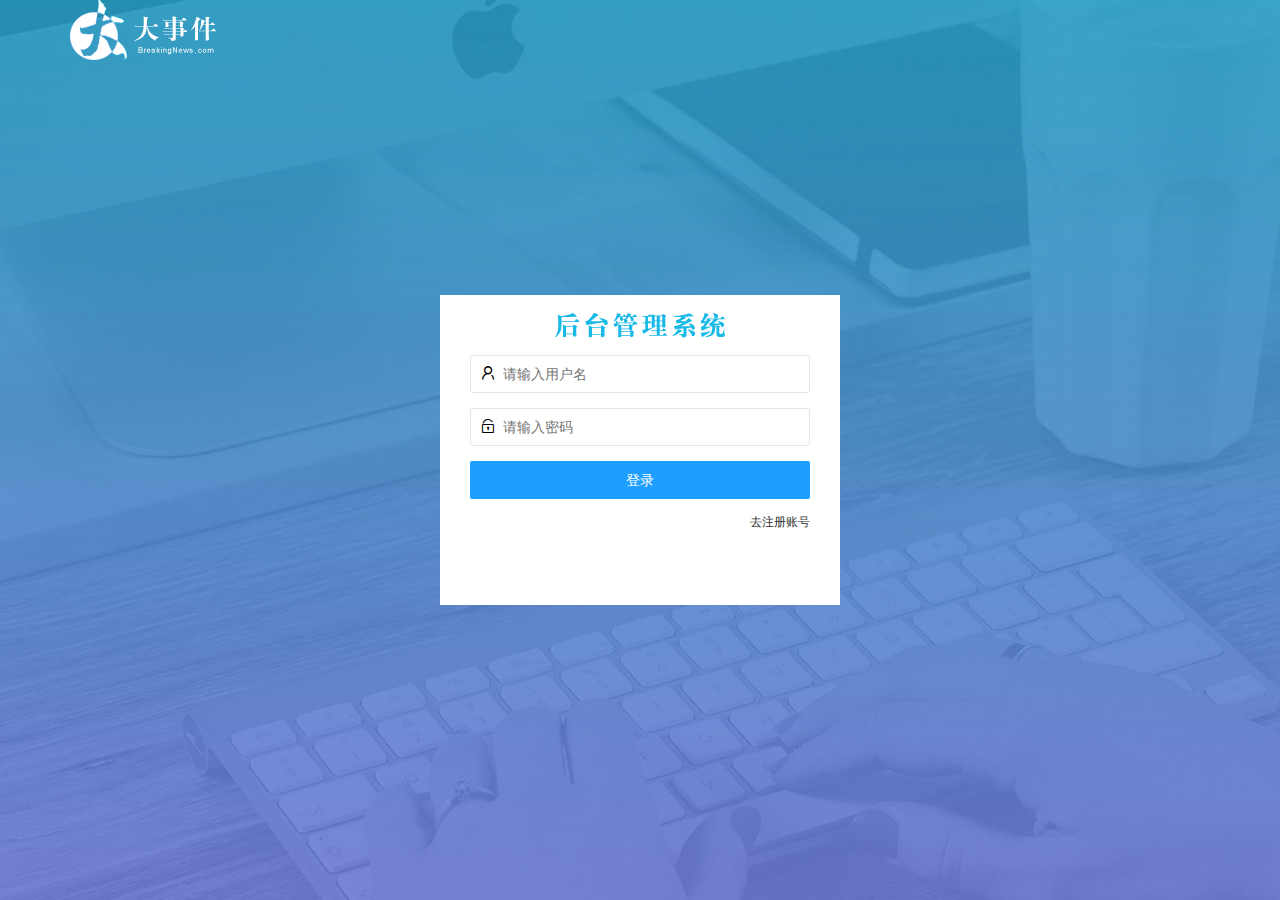
<file: login.html>
<!DOCTYPE html>
<html lang="en">

<head>
    <meta charset="UTF-8" />
    <meta http-equiv="X-UA-Compatible" content="IE=edge" />
    <meta name="viewport" content="width=device-width, initial-scale=1.0" />
    <title>大事件-登录</title>
    <!-- 导入 LayUI 样式 -->
    <link rel="stylesheet" href="./assets/lib/layui/css/layui.css" />
    <!-- 导入自定义样式 -->
    <link rel="stylesheet" href="./assets/css/login.css" />
</head>

<body>
    <!-- 头部 logo 区域 -->
    <div class="layui-main">
        <img src="/assets/images/logo.png" alt="" />
    </div>

    <!-- 登录注册区域 -->
    <!-- 登录注册区域 -->
    <div class="loginAndRegBox">
        <!-- 登录标题 -->
        <div class="title-box"></div>
        <!-- 登录 -->
        <div class="login-box">
            <!-- <a href="javascript:;" id="link_reg">去注册账号</a> -->
            <form class="layui-form" id="form_login">

                <!-- 用户名 -->
                <div class="layui-form-item">
                    <i class="layui-icon layui-icon-username"></i>
                    <input type="text" name="username" required lay-verify="required" placeholder="请输入用户名"
                        autocomplete="off" class="layui-input" />
                </div>

                <!-- 密码 -->
                <div class="layui-form-item">
                    <i class="layui-icon layui-icon-password"></i>
                    <input type="password" name="password" required lay-verify="required|password" placeholder="请输入密码"
                        autocomplete="off" class="layui-input" />
                </div>

                <!-- 登录按钮 -->
                <div class="layui-form-item">
                    <!-- 注意：表单提交按钮和普通按钮的区别，就是 lay-submit 属性 -->
                    <button class="layui-btn layui-btn-normal layui-btn-fluid" lay-submit>
                        登录
                    </button>
                </div>
                <div class="layui-form-item link">
                    <a href="javascript:;" id="link_reg">去注册账号</a>
                </div>
            </form>
        </div>
        <!-- 注册 -->
        <div class="reg-box">
            <!-- <a href="javascript:;" id="link_login">去登录</a> -->
            <form class="layui-form" id="form_reg">
                <!-- 用户名 -->
                <div class="layui-form-item">
                    <i class="layui-icon layui-icon-username"></i>
                    <input type="text" name="username" required lay-verify="required" placeholder="请输入用户名"
                        autocomplete="off" class="layui-input" />
                </div>

                <!-- 密码 -->
                <div class="layui-form-item">
                    <i class="layui-icon layui-icon-password"></i>
                    <input type="password" name="password" required lay-verify="required|password" placeholder="请输入密码"
                        autocomplete="off" class="layui-input" />
                </div>

                <!-- 确认密码 -->
                <div class="layui-form-item">
                    <i class="layui-icon layui-icon-password"></i>
                    <input type="password" name="repassword" required lay-verify="required|repwd" placeholder="再次确认密码"
                        autocomplete="off" class="layui-input" />
                </div>

                <!-- 注册按钮 -->
                <div class="layui-form-item">
                    <!-- 注意：表单提交按钮和普通按钮的区别，就是 lay-submit 属性 -->
                    <button class="layui-btn layui-btn-normal layui-btn-fluid" lay-submit>
                        注册
                    </button>
                </div>
                <div class="layui-form-item link">
                    <a href="javascript:;" id="link_login">去登录</a>
                </div>
            </form>
        </div>
    </div>
</body>
<script src="./assets/lib/jquery.js"></script>
<script src="./assets/lib/layui/layui.all.js"></script>
<script src="./assets/js/baseAPI.js"></script>
<script src="./assets/js/login.js"></script>

</html>
</file>
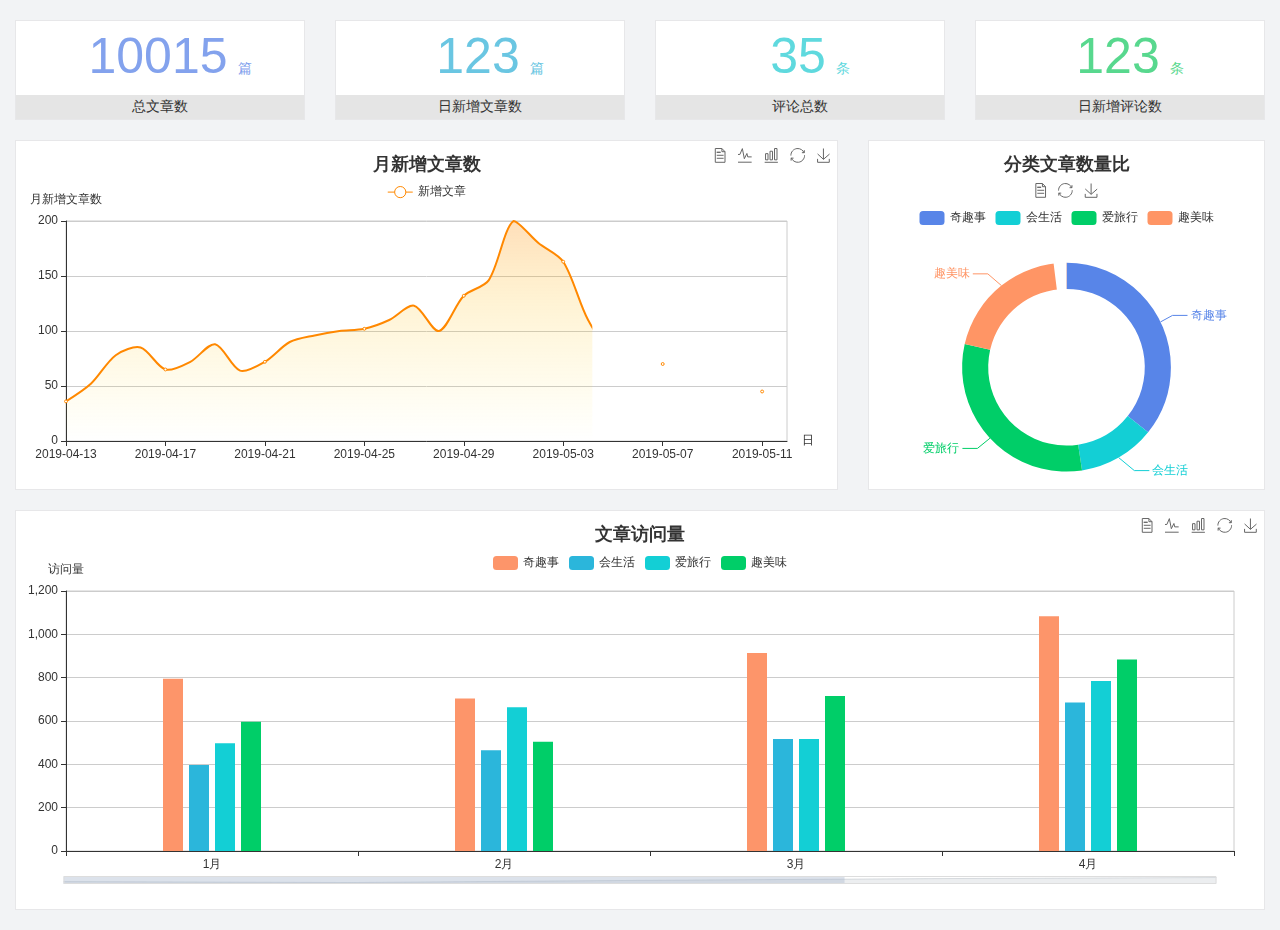
<file: home/dashboard.html>
<!DOCTYPE html>
<html lang="en">

<head>
  <meta charset="UTF-8">
  <meta name="viewport" content="width=device-width, initial-scale=1.0">
  <meta http-equiv="X-UA-Compatible" content="ie=edge">
  <title>图表统计</title>
  <link rel="stylesheet" href="../../assets/lib/bootstrap.css" />
  <link rel="stylesheet" href="../../assets/lib/main.css" />
  <script src="../../assets/lib/jquery.js"></script>
  <script type="text/javascript" src="../../assets/lib/echarts.min.js"></script>
</head>

<body>
  <div class="container-fluid">
    <div class="row spannel_list">
      <div class="col-sm-3 col-xs-6">
        <div class="spannel">
          <em>10015</em><span>篇</span>
          <b>总文章数</b>
        </div>
      </div>
      <div class="col-sm-3 col-xs-6">
        <div class="spannel scolor01">
          <em>123</em><span>篇</span>
          <b>日新增文章数</b>
        </div>
      </div>
      <div class="col-sm-3 col-xs-6">
        <div class="spannel scolor02">
          <em>35</em><span>条</span>
          <b>评论总数</b>
        </div>
      </div>
      <div class="col-sm-3 col-xs-6">
        <div class="spannel scolor03">
          <em>123</em><span>条</span>
          <b>日新增评论数</b>
        </div>
      </div>
    </div>
  </div>

  <div class="container-fluid">
    <div class="row curve-pie">
      <div class="col-lg-8 col-md-8">
        <div class="gragh_pannel" id="curve_show"></div>
      </div>
      <div class="col-lg-4 col-md-4">
        <div class="gragh_pannel" id="pie_show"></div>
      </div>
    </div>
  </div>

  <div class="container-fluid">
    <div class="column_pannel" id="column_show"></div>
  </div>

  <script>
    var oChart = echarts.init(document.getElementById('curve_show'));
    var aList_all = [
      { 'count': 36, 'date': '2019-04-13' },
      { 'count': 52, 'date': '2019-04-14' },
      { 'count': 78, 'date': '2019-04-15' },
      { 'count': 85, 'date': '2019-04-16' },
      { 'count': 65, 'date': '2019-04-17' },
      { 'count': 72, 'date': '2019-04-18' },
      { 'count': 88, 'date': '2019-04-19' },
      { 'count': 64, 'date': '2019-04-20' },
      { 'count': 72, 'date': '2019-04-21' },
      { 'count': 90, 'date': '2019-04-22' },
      { 'count': 96, 'date': '2019-04-23' },
      { 'count': 100, 'date': '2019-04-24' },
      { 'count': 102, 'date': '2019-04-25' },
      { 'count': 110, 'date': '2019-04-26' },
      { 'count': 123, 'date': '2019-04-27' },
      { 'count': 100, 'date': '2019-04-28' },
      { 'count': 132, 'date': '2019-04-29' },
      { 'count': 146, 'date': '2019-04-30' },
      { 'count': 200, 'date': '2019-05-01' },
      { 'count': 180, 'date': '2019-05-02' },
      { 'count': 163, 'date': '2019-05-03' },
      { 'count': 110, 'date': '2019-05-04' },
      { 'count': 80, 'date': '2019-05-05' },
      { 'count': 82, 'date': '2019-05-06' },
      { 'count': 70, 'date': '2019-05-07' },
      { 'count': 65, 'date': '2019-05-08' },
      { 'count': 54, 'date': '2019-05-09' },
      { 'count': 40, 'date': '2019-05-10' },
      { 'count': 45, 'date': '2019-05-11' },
      { 'count': 38, 'date': '2019-05-12' },
    ];

    let aCount = [];
    let aDate = [];

    for (var i = 0; i < aList_all.length; i++) {
      aCount.push(aList_all[i].count);
      aDate.push(aList_all[i].date);
    }

    var chartopt = {
      title: {
        text: '月新增文章数',
        left: 'center',
        top: '10'
      },
      tooltip: {
        trigger: 'axis'
      },
      legend: {
        data: ['新增文章'],
        top: '40'
      },
      toolbox: {
        show: true,
        feature: {
          mark: { show: true },
          dataView: { show: true, readOnly: false },
          magicType: { show: true, type: ['line', 'bar'] },
          restore: { show: true },
          saveAsImage: { show: true }
        }
      },
      calculable: true,
      xAxis: [
        {
          name: '日',
          type: 'category',
          boundaryGap: false,
          data: aDate
        }
      ],
      yAxis: [
        {
          name: '月新增文章数',
          type: 'value'
        }
      ],
      series: [
        {
          name: '新增文章',
          type: 'line',
          smooth: true,
          itemStyle: { normal: { areaStyle: { type: 'default' }, color: '#f80' }, lineStyle: { color: '#f80' } },
          data: aCount
        }],
      areaStyle: {
        normal: {
          color: new echarts.graphic.LinearGradient(0, 0, 0, 1, [{
            offset: 0,
            color: 'rgba(255,136,0,0.39)'
          }, {
            offset: .34,
            color: 'rgba(255,180,0,0.25)'
          }, {
            offset: 1,
            color: 'rgba(255,222,0,0.00)'
          }])

        }
      },
      grid: {
        show: true,
        x: 50,
        x2: 50,
        y: 80,
        height: 220
      }
    };

    oChart.setOption(chartopt);


    var oPie = echarts.init(document.getElementById('pie_show'));
    var oPieopt =
    {
      title: {
        top: 10,
        text: '分类文章数量比',
        x: 'center'
      },
      tooltip: {
        trigger: 'item',
        formatter: "{a} <br/>{b} : {c} ({d}%)"
      },
      color: ['#5885e8', '#13cfd5', '#00ce68', '#ff9565'],
      legend: {
        x: 'center',
        top: 65,
        data: ['奇趣事', '会生活', '爱旅行', '趣美味']
      },
      toolbox: {
        show: true,
        x: 'center',
        top: 35,
        feature: {
          mark: { show: true },
          dataView: { show: true, readOnly: false },
          magicType: {
            show: true,
            type: ['pie', 'funnel'],
            option: {
              funnel: {
                x: '25%',
                width: '50%',
                funnelAlign: 'left',
                max: 1548
              }
            }
          },
          restore: { show: true },
          saveAsImage: { show: true }
        }
      },
      calculable: true,
      series: [
        {
          name: '访问来源',
          type: 'pie',
          radius: ['45%', '60%'],
          center: ['50%', '65%'],
          data: [
            { value: 300, name: '奇趣事' },
            { value: 100, name: '会生活' },
            { value: 260, name: '爱旅行' },
            { value: 180, name: '趣美味' }
          ]
        }
      ]
    };
    oPie.setOption(oPieopt);



    var oColumn = this.echarts.init(document.getElementById('column_show'));
    var oColumnopt =
    {
      title: {
        text: '文章访问量',
        left: 'center',
        top: '10'
      },
      tooltip: {
        trigger: 'axis'
      },
      legend: {
        data: ['奇趣事', '会生活', '爱旅行', '趣美味'],
        top: '40'
      },
      toolbox: {
        show: true,
        feature: {
          mark: { show: true },
          dataView: { show: true, readOnly: false },
          magicType: { show: true, type: ['line', 'bar'] },
          restore: { show: true },
          saveAsImage: { show: true }
        }
      },
      calculable: true,
      xAxis: [
        {
          type: 'category',
          data: ['1月', '2月', '3月', '4月', '5月']
        }
      ],
      yAxis: [
        {
          name: '访问量',
          type: 'value'
        }
      ],
      series: [
        {
          name: '奇趣事',
          type: 'bar',
          barWidth: 20,
          itemStyle: {
            normal: { areaStyle: { type: 'default' }, color: '#fd956a' }
          },
          data: [800, 708, 920, 1090, 1200]
        },
        {
          name: '会生活',
          type: 'bar',
          barWidth: 20,
          itemStyle: {
            normal: { areaStyle: { type: 'default' }, color: '#2bb6db' }
          },
          data: [400, 468, 520, 690, 800]
        },
        {
          name: '爱旅行',
          type: 'bar',
          barWidth: 20,
          itemStyle: {
            normal: { areaStyle: { type: 'default' }, color: '#13cfd5' }
          },
          data: [500, 668, 520, 790, 900]
        },
        {
          name: '趣美味',
          type: 'bar',
          barWidth: 20,
          itemStyle: {
            normal: { areaStyle: { type: 'default' }, color: '#00ce68' }
          },
          data: [600, 508, 720, 890, 1000]
        }
      ],
      grid: {
        show: true,
        x: 50,
        x2: 30,
        y: 80,
        height: 260
      },
      dataZoom: [//给x轴设置滚动条
        {
          start: 0,//默认为0
          end: 100 - 1000 / 31,//默认为100
          type: 'slider',
          show: true,
          xAxisIndex: [0],
          handleSize: 0,//滑动条的 左右2个滑动条的大小
          height: 8,//组件高度
          left: 45, //左边的距离
          right: 50,//右边的距离
          bottom: 26,//右边的距离
          handleColor: '#ddd',//h滑动图标的颜色
          handleStyle: {
            borderColor: "#cacaca",
            borderWidth: "1",
            shadowBlur: 2,
            background: "#ddd",
            shadowColor: "#ddd",
          }
        }]
    };
    oColumn.setOption(oColumnopt);
  </script>
</body>

</html>
</file>
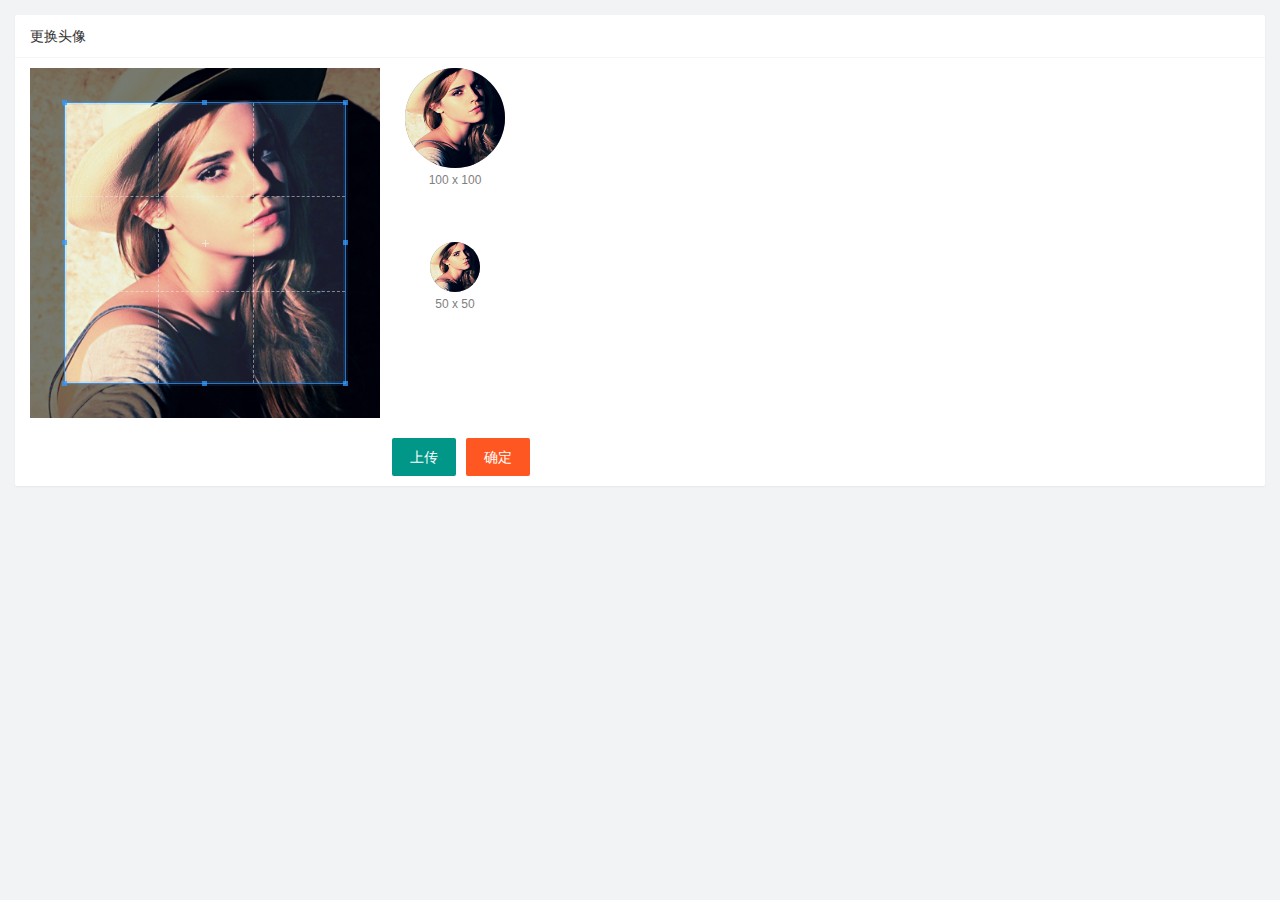
<file: user/user_avatar.html>
<!DOCTYPE html>
<html lang="en">

<head>
    <meta charset="UTF-8" />
    <meta http-equiv="X-UA-Compatible" content="IE=edge" />
    <meta name="viewport" content="width=device-width, initial-scale=1.0" />
    <title>Document</title>
    <link rel="stylesheet" href="/assets/lib/layui/css/layui.css" />
    <link rel="stylesheet" href="/assets/lib/cropper/cropper.css" />
    <link rel="stylesheet" href="/assets/css/user/user_avatar.css" />
</head>

<body>
    <div class="layui-card">
        <div class="layui-card-header">更换头像</div>
        <div class="layui-card-body">
            <!-- 第一行的图片裁剪和预览区域 -->
            <div class="row1">
                <!-- 图片裁剪区域 -->
                <div class="cropper-box">
                    <!-- 这个 img 标签很重要，将来会把它初始化为裁剪区域 -->
                    <img id="image" src="/assets/images/sample.jpg" />
                </div>
                <!-- 图片的预览区域 -->
                <div class="preview-box">
                    <div>
                        <!-- 宽高为 100px 的预览区域 -->
                        <div class="img-preview w100"></div>
                        <p class="size">100 x 100</p>
                    </div>
                    <div>
                        <!-- 宽高为 50px 的预览区域 -->
                        <div class="img-preview w50"></div>
                        <p class="size">50 x 50</p>
                    </div>
                </div>
            </div>
            <!-- 第二行的按钮区域 -->
            <div class="row2">
                <input type="file" id="file" accept="image/png,image/jpeg" />
                <button type="button" class="layui-btn" id="btnChooseImage">上传</button>
                <button type="button" class="layui-btn layui-btn-danger" id="btnUpload">确定</button>
            </div>
        </div>
    </div>
</body>
<script src="/assets/lib/layui/layui.all.js"></script>
<script src="/assets/lib/jquery.js"></script>
<script src="/assets/lib/cropper/Cropper.js"></script>
<script src="/assets/lib/cropper/jquery-cropper.js"></script>
<script src="/assets/js/baseAPI.js"></script>
<script src="/assets/js/user/user_avatar.js"></script>

</html>
</file>
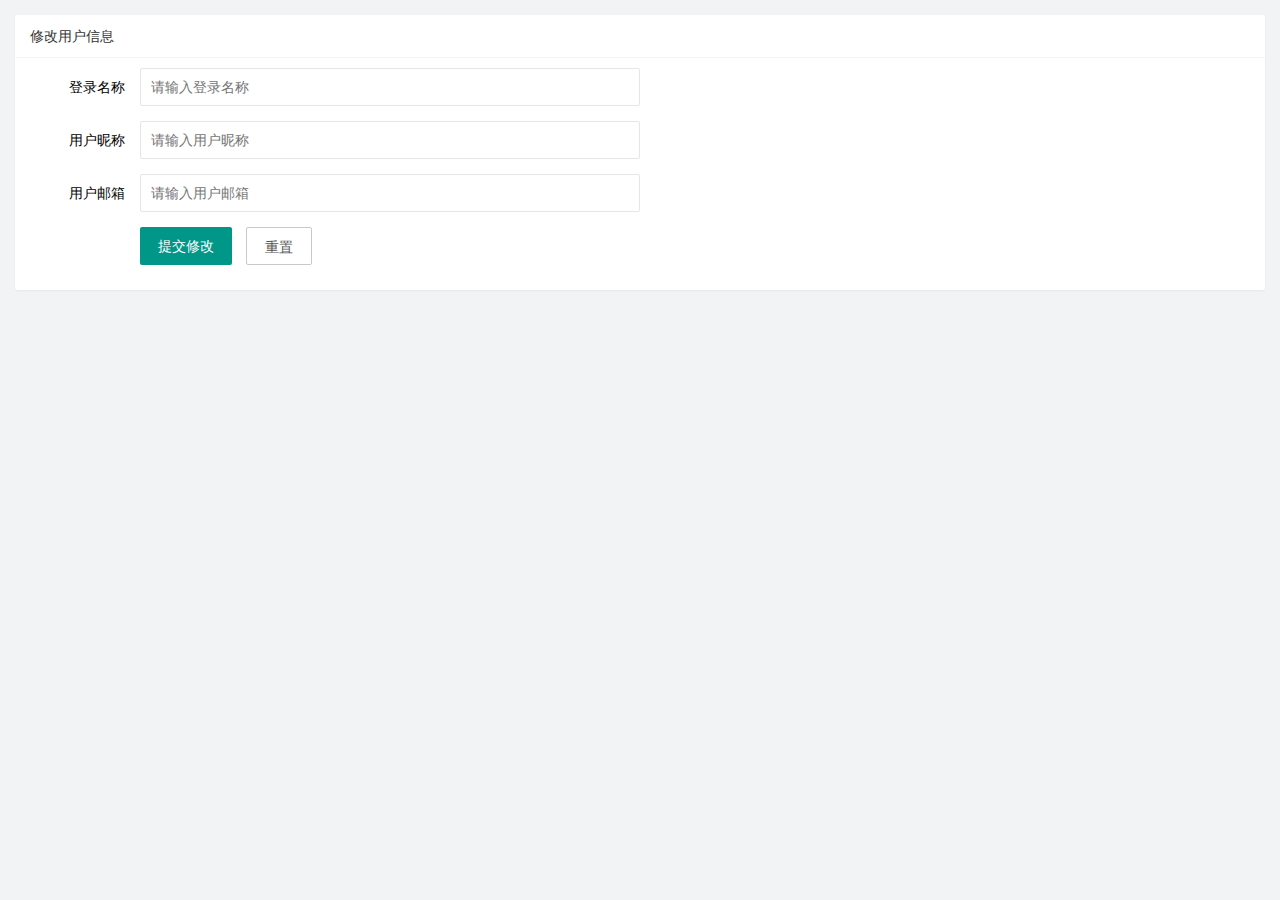
<file: user/user_info.html>
<!DOCTYPE html>
<html lang="en">

<head>
    <meta charset="UTF-8" />
    <meta http-equiv="X-UA-Compatible" content="IE=edge" />
    <meta name="viewport" content="width=device-width, initial-scale=1.0" />
    <title>Document</title>
    <link rel="stylesheet" href="/assets/lib/layui/css/layui.css">
    <link rel="stylesheet" href="/assets/css/user/user_info.css" />
</head>

<body>
    <div class="layui-card">
        <div class="layui-card-header">修改用户信息</div>
        <div class="layui-card-body">
            <!-- form 表单 -->
            <form class="layui-form" action="" lay-filter="formUserInfo">
                <!-- 隐藏域 -->
                <input type="hidden" name="id">

                <div class="layui-form-item">
                    <label class="layui-form-label">登录名称</label>
                    <div class="layui-input-block">
                        <input type="text" name="username" required readonly lay-verify="required" placeholder="请输入登录名称"
                            autocomplete="off" class="layui-input" />
                    </div>
                </div>
                <div class="layui-form-item">
                    <label class="layui-form-label">用户昵称</label>
                    <div class="layui-input-block">
                        <input type="text" name="nickname" required lay-verify="required|nickname" placeholder="请输入用户昵称"
                            autocomplete="off" class="layui-input" />
                    </div>
                </div>
                <div class="layui-form-item">
                    <label class="layui-form-label">用户邮箱</label>
                    <div class="layui-input-block">
                        <input type="text" name="email" required lay-verify="required|email" placeholder="请输入用户邮箱"
                            autocomplete="off" class="layui-input" />
                    </div>
                </div>
                <div class="layui-form-item">
                    <div class="layui-input-block">
                        <button class="layui-btn" lay-submit lay-filter="formDemo">提交修改</button>
                        <button type="reset" class="layui-btn layui-btn-primary" id="btnReset">重置</button>
                    </div>
                </div>
            </form>
        </div>
       
    </div>
</body>
<script src="/assets/lib/layui/layui.all.js"></script>
<script src="/assets/lib/jquery.js"></script>
<script src="/assets/js/baseAPI.js"></script>
<script src="/assets/js/user/user_info.js"></script>

</html>
</file>
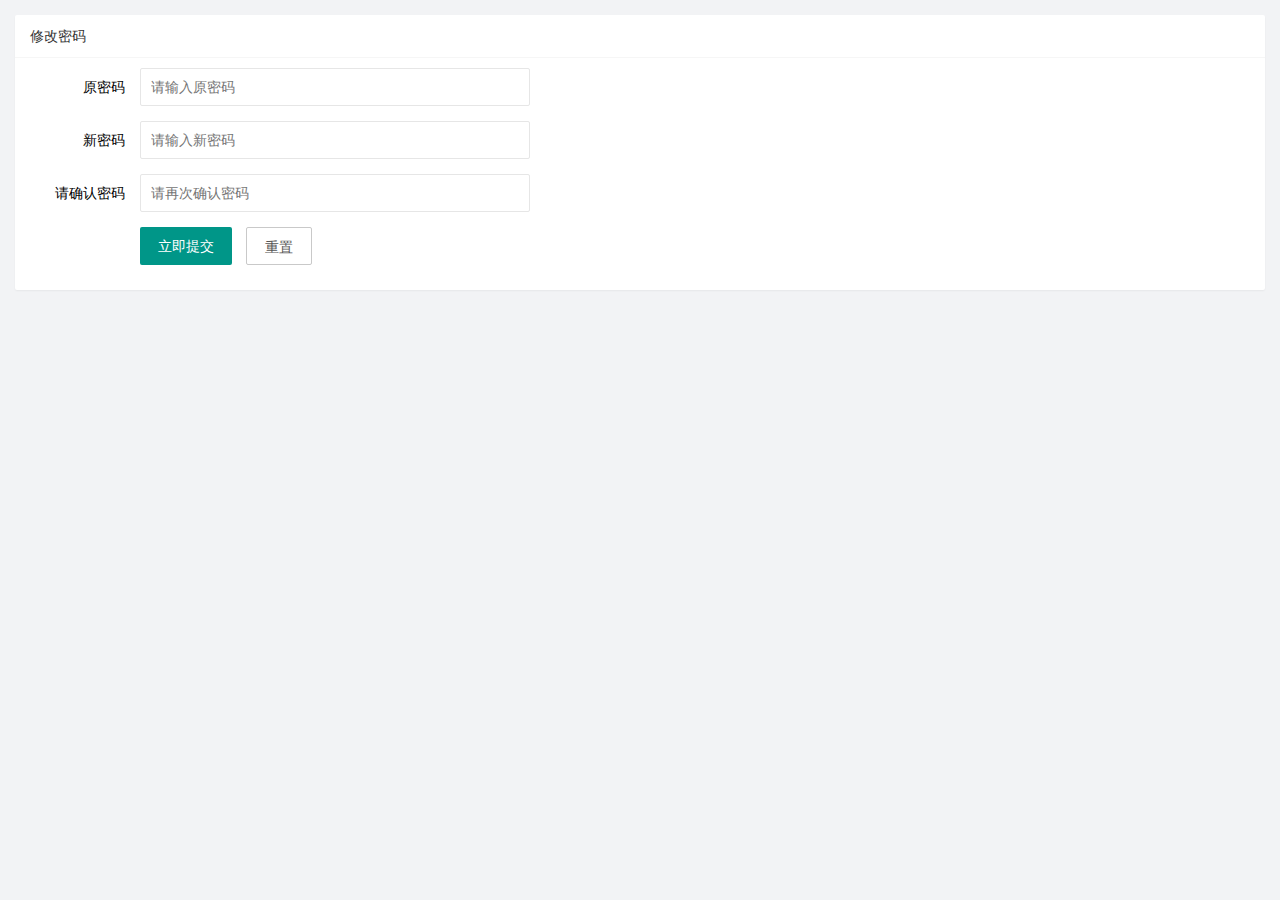
<file: user/user_pwd.html>
<!DOCTYPE html>
<html lang="en">

<head>
    <meta charset="UTF-8" />
    <meta http-equiv="X-UA-Compatible" content="IE=edge" />
    <meta name="viewport" content="width=device-width, initial-scale=1.0" />
    <title>Document</title>
    <link rel="stylesheet" href="/assets/lib/layui/css/layui.css" />
    <link rel="stylesheet" href="/assets/css/user/user_pwd.css" />
</head>

<body>
    <div class="layui-card">
        <div class="layui-card-header">修改密码</div>
        <div class="layui-card-body">
            <form class="layui-form" action="">
                <div class="layui-form-item">
                    <label class="layui-form-label">原密码</label>
                    <div class="layui-input-block">
                        <input type="password" name="oldPwd" required lay-verify="required|pwd" placeholder="请输入原密码"
                            autocomplete="off" class="layui-input" />
                    </div>
                </div>
                <div class="layui-form-item">
                    <label class="layui-form-label">新密码</label>
                    <div class="layui-input-block">
                        <input type="password" name="newPwd" required lay-verify="required|pwd|samePwd" placeholder="请输入新密码"
                            autocomplete="off" class="layui-input" />
                    </div>
                </div>
                <div class="layui-form-item">
                    <label class="layui-form-label">请确认密码</label>
                    <div class="layui-input-block">
                        <input type="password" name="rePwd" required lay-verify="required|pwd|rePwd" placeholder="请再次确认密码"
                            autocomplete="off" class="layui-input" />
                    </div>
                </div>
                <div class="layui-form-item">
                    <div class="layui-input-block">
                        <button class="layui-btn" lay-submit lay-filter="formDemo">
                            立即提交
                        </button>
                        <button type="reset" class="layui-btn layui-btn-primary">
                            重置
                        </button>
                    </div>
                </div>
            </form>
        </div>
    </div>
</body>
<!-- 导入 layui 的 js -->
<script src="/assets/lib/layui/layui.all.js"></script>
<!-- 导入 jQuery -->
<script src="/assets/lib/jquery.js"></script>
<!-- 导入 baseAPI -->
<script src="/assets/js/baseAPI.js"></script>
<!-- 导入自己的 js -->
<script src="/assets/js/user/user_pwd.js"></script>

</html>
</file>
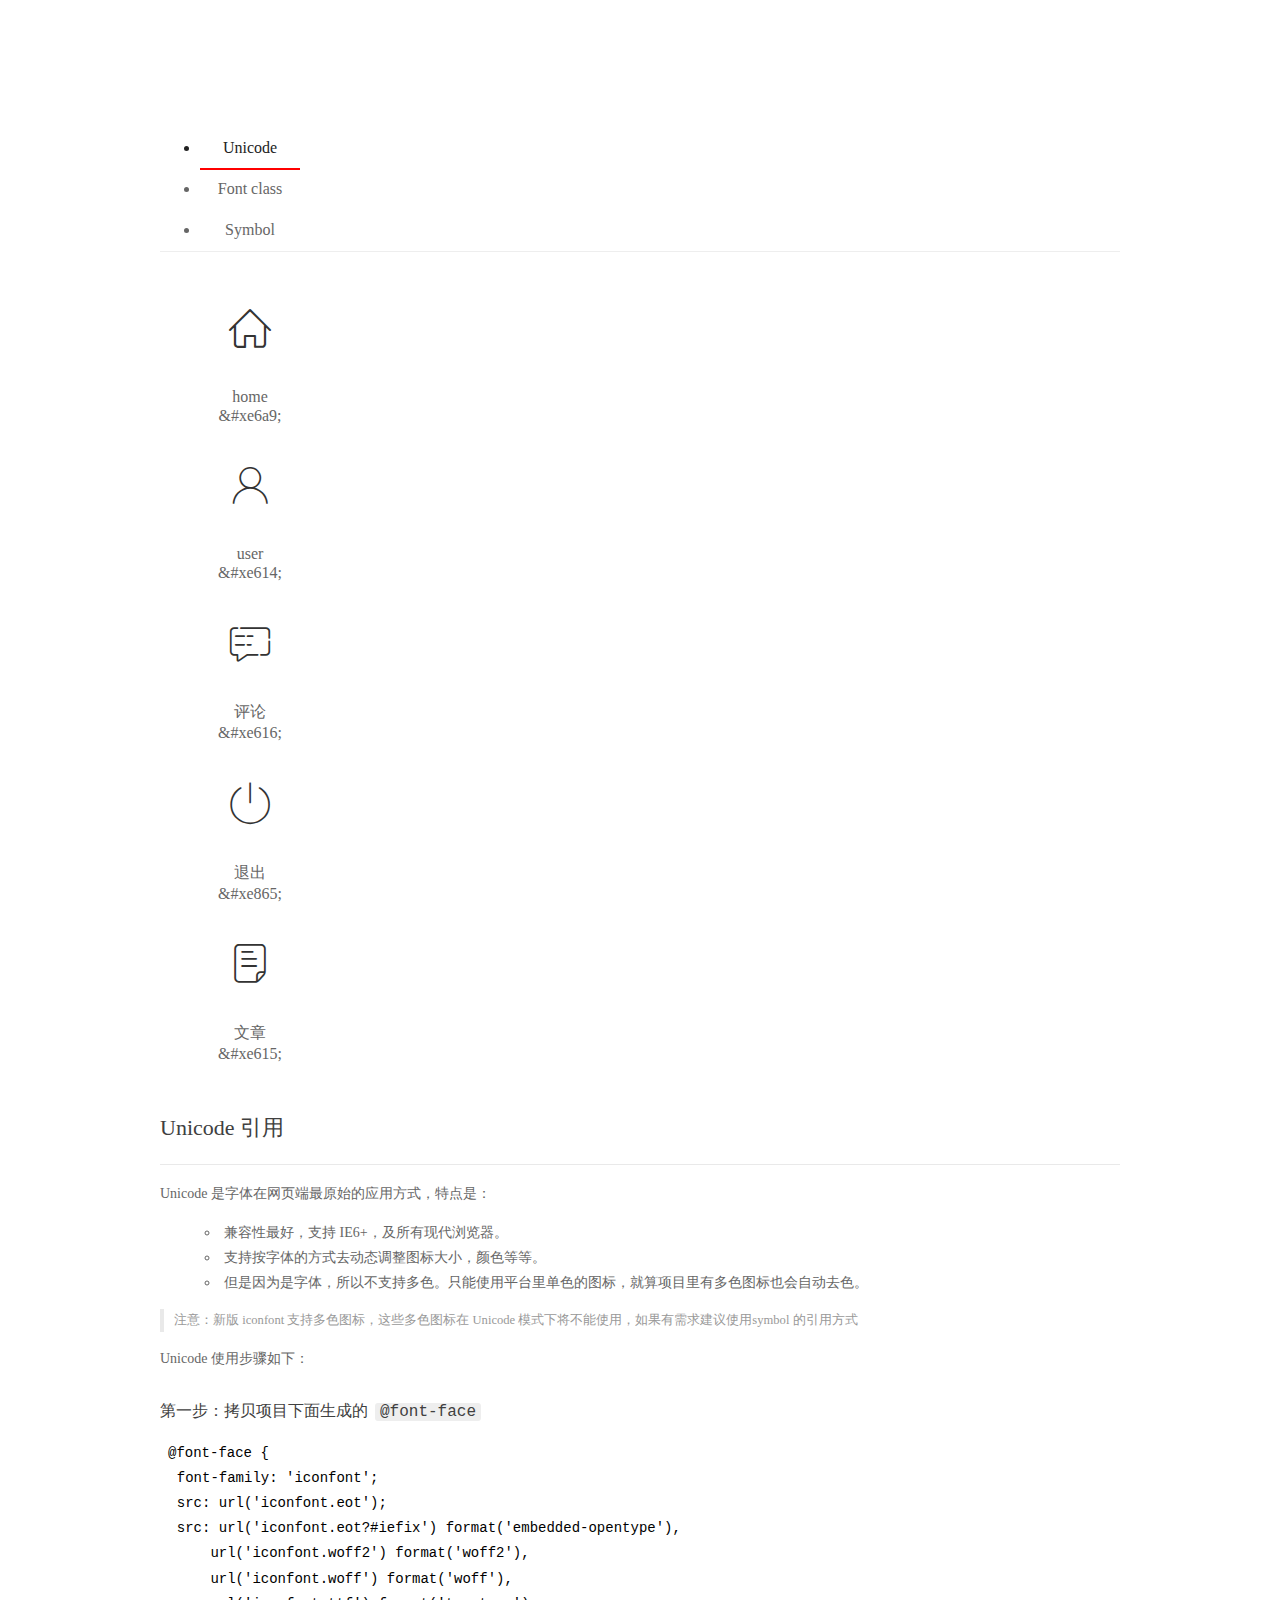
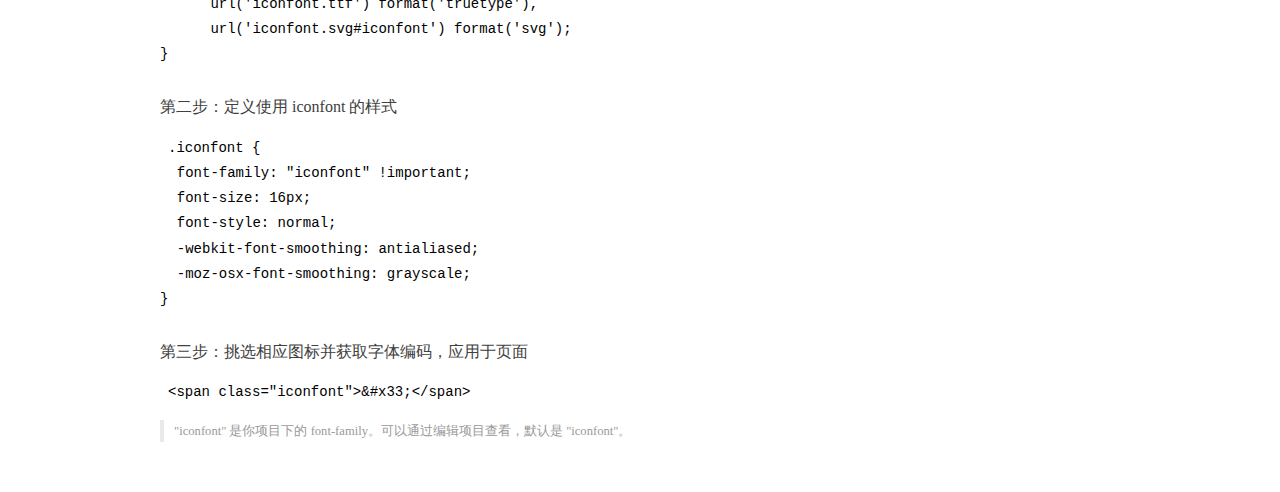
<file: assets/fonts/demo_index.html>
<!DOCTYPE html>
<html>
<head>
  <meta charset="utf-8"/>
  <title>IconFont Demo</title>
  <link rel="shortcut icon" href="https://gtms04.alicdn.com/tps/i4/TB1_oz6GVXXXXaFXpXXJDFnIXXX-64-64.ico" type="image/x-icon"/>
  <link rel="stylesheet" href="https://g.alicdn.com/thx/cube/1.3.2/cube.min.css">
  <link rel="stylesheet" href="demo.css">
  <link rel="stylesheet" href="iconfont.css">
  <script src="iconfont.js"></script>
  <!-- jQuery -->
  <script src="https://a1.alicdn.com/oss/uploads/2018/12/26/7bfddb60-08e8-11e9-9b04-53e73bb6408b.js"></script>
  <!-- 代码高亮 -->
  <script src="https://a1.alicdn.com/oss/uploads/2018/12/26/a3f714d0-08e6-11e9-8a15-ebf944d7534c.js"></script>
</head>
<body>
  <div class="main">
    <h1 class="logo"><a href="https://www.iconfont.cn/" title="iconfont 首页" target="_blank">&#xe86b;</a></h1>
    <div class="nav-tabs">
      <ul id="tabs" class="dib-box">
        <li class="dib active"><span>Unicode</span></li>
        <li class="dib"><span>Font class</span></li>
        <li class="dib"><span>Symbol</span></li>
      </ul>
      
    </div>
    <div class="tab-container">
      <div class="content unicode" style="display: block;">
          <ul class="icon_lists dib-box">
          
            <li class="dib">
              <span class="icon iconfont">&#xe6a9;</span>
                <div class="name">home</div>
                <div class="code-name">&amp;#xe6a9;</div>
              </li>
          
            <li class="dib">
              <span class="icon iconfont">&#xe614;</span>
                <div class="name">user</div>
                <div class="code-name">&amp;#xe614;</div>
              </li>
          
            <li class="dib">
              <span class="icon iconfont">&#xe616;</span>
                <div class="name">评论</div>
                <div class="code-name">&amp;#xe616;</div>
              </li>
          
            <li class="dib">
              <span class="icon iconfont">&#xe865;</span>
                <div class="name">退出</div>
                <div class="code-name">&amp;#xe865;</div>
              </li>
          
            <li class="dib">
              <span class="icon iconfont">&#xe615;</span>
                <div class="name">文章</div>
                <div class="code-name">&amp;#xe615;</div>
              </li>
          
          </ul>
          <div class="article markdown">
          <h2 id="unicode-">Unicode 引用</h2>
          <hr>

          <p>Unicode 是字体在网页端最原始的应用方式，特点是：</p>
          <ul>
            <li>兼容性最好，支持 IE6+，及所有现代浏览器。</li>
            <li>支持按字体的方式去动态调整图标大小，颜色等等。</li>
            <li>但是因为是字体，所以不支持多色。只能使用平台里单色的图标，就算项目里有多色图标也会自动去色。</li>
          </ul>
          <blockquote>
            <p>注意：新版 iconfont 支持多色图标，这些多色图标在 Unicode 模式下将不能使用，如果有需求建议使用symbol 的引用方式</p>
          </blockquote>
          <p>Unicode 使用步骤如下：</p>
          <h3 id="-font-face">第一步：拷贝项目下面生成的 <code>@font-face</code></h3>
<pre><code class="language-css"
>@font-face {
  font-family: 'iconfont';
  src: url('iconfont.eot');
  src: url('iconfont.eot?#iefix') format('embedded-opentype'),
      url('iconfont.woff2') format('woff2'),
      url('iconfont.woff') format('woff'),
      url('iconfont.ttf') format('truetype'),
      url('iconfont.svg#iconfont') format('svg');
}
</code></pre>
          <h3 id="-iconfont-">第二步：定义使用 iconfont 的样式</h3>
<pre><code class="language-css"
>.iconfont {
  font-family: "iconfont" !important;
  font-size: 16px;
  font-style: normal;
  -webkit-font-smoothing: antialiased;
  -moz-osx-font-smoothing: grayscale;
}
</code></pre>
          <h3 id="-">第三步：挑选相应图标并获取字体编码，应用于页面</h3>
<pre>
<code class="language-html"
>&lt;span class="iconfont"&gt;&amp;#x33;&lt;/span&gt;
</code></pre>
          <blockquote>
            <p>"iconfont" 是你项目下的 font-family。可以通过编辑项目查看，默认是 "iconfont"。</p>
          </blockquote>
          </div>
      </div>
      <div class="content font-class">
        <ul class="icon_lists dib-box">
          
          <li class="dib">
            <span class="icon iconfont icon-home"></span>
            <div class="name">
              home
            </div>
            <div class="code-name">.icon-home
            </div>
          </li>
          
          <li class="dib">
            <span class="icon iconfont icon-user"></span>
            <div class="name">
              user
            </div>
            <div class="code-name">.icon-user
            </div>
          </li>
          
          <li class="dib">
            <span class="icon iconfont icon-pinglun"></span>
            <div class="name">
              评论
            </div>
            <div class="code-name">.icon-pinglun
            </div>
          </li>
          
          <li class="dib">
            <span class="icon iconfont icon-tuichu"></span>
            <div class="name">
              退出
            </div>
            <div class="code-name">.icon-tuichu
            </div>
          </li>
          
          <li class="dib">
            <span class="icon iconfont icon-16"></span>
            <div class="name">
              文章
            </div>
            <div class="code-name">.icon-16
            </div>
          </li>
          
        </ul>
        <div class="article markdown">
        <h2 id="font-class-">font-class 引用</h2>
        <hr>

        <p>font-class 是 Unicode 使用方式的一种变种，主要是解决 Unicode 书写不直观，语意不明确的问题。</p>
        <p>与 Unicode 使用方式相比，具有如下特点：</p>
        <ul>
          <li>兼容性良好，支持 IE8+，及所有现代浏览器。</li>
          <li>相比于 Unicode 语意明确，书写更直观。可以很容易分辨这个 icon 是什么。</li>
          <li>因为使用 class 来定义图标，所以当要替换图标时，只需要修改 class 里面的 Unicode 引用。</li>
          <li>不过因为本质上还是使用的字体，所以多色图标还是不支持的。</li>
        </ul>
        <p>使用步骤如下：</p>
        <h3 id="-fontclass-">第一步：引入项目下面生成的 fontclass 代码：</h3>
<pre><code class="language-html">&lt;link rel="stylesheet" href="./iconfont.css"&gt;
</code></pre>
        <h3 id="-">第二步：挑选相应图标并获取类名，应用于页面：</h3>
<pre><code class="language-html">&lt;span class="iconfont icon-xxx"&gt;&lt;/span&gt;
</code></pre>
        <blockquote>
          <p>"
            iconfont" 是你项目下的 font-family。可以通过编辑项目查看，默认是 "iconfont"。</p>
        </blockquote>
      </div>
      </div>
      <div class="content symbol">
          <ul class="icon_lists dib-box">
          
            <li class="dib">
                <svg class="icon svg-icon" aria-hidden="true">
                  <use xlink:href="#icon-home"></use>
                </svg>
                <div class="name">home</div>
                <div class="code-name">#icon-home</div>
            </li>
          
            <li class="dib">
                <svg class="icon svg-icon" aria-hidden="true">
                  <use xlink:href="#icon-user"></use>
                </svg>
                <div class="name">user</div>
                <div class="code-name">#icon-user</div>
            </li>
          
            <li class="dib">
                <svg class="icon svg-icon" aria-hidden="true">
                  <use xlink:href="#icon-pinglun"></use>
                </svg>
                <div class="name">评论</div>
                <div class="code-name">#icon-pinglun</div>
            </li>
          
            <li class="dib">
                <svg class="icon svg-icon" aria-hidden="true">
                  <use xlink:href="#icon-tuichu"></use>
                </svg>
                <div class="name">退出</div>
                <div class="code-name">#icon-tuichu</div>
            </li>
          
            <li class="dib">
                <svg class="icon svg-icon" aria-hidden="true">
                  <use xlink:href="#icon-16"></use>
                </svg>
                <div class="name">文章</div>
                <div class="code-name">#icon-16</div>
            </li>
          
          </ul>
          <div class="article markdown">
          <h2 id="symbol-">Symbol 引用</h2>
          <hr>

          <p>这是一种全新的使用方式，应该说这才是未来的主流，也是平台目前推荐的用法。相关介绍可以参考这篇<a href="">文章</a>
            这种用法其实是做了一个 SVG 的集合，与另外两种相比具有如下特点：</p>
          <ul>
            <li>支持多色图标了，不再受单色限制。</li>
            <li>通过一些技巧，支持像字体那样，通过 <code>font-size</code>, <code>color</code> 来调整样式。</li>
            <li>兼容性较差，支持 IE9+，及现代浏览器。</li>
            <li>浏览器渲染 SVG 的性能一般，还不如 png。</li>
          </ul>
          <p>使用步骤如下：</p>
          <h3 id="-symbol-">第一步：引入项目下面生成的 symbol 代码：</h3>
<pre><code class="language-html">&lt;script src="./iconfont.js"&gt;&lt;/script&gt;
</code></pre>
          <h3 id="-css-">第二步：加入通用 CSS 代码（引入一次就行）：</h3>
<pre><code class="language-html">&lt;style&gt;
.icon {
  width: 1em;
  height: 1em;
  vertical-align: -0.15em;
  fill: currentColor;
  overflow: hidden;
}
&lt;/style&gt;
</code></pre>
          <h3 id="-">第三步：挑选相应图标并获取类名，应用于页面：</h3>
<pre><code class="language-html">&lt;svg class="icon" aria-hidden="true"&gt;
  &lt;use xlink:href="#icon-xxx"&gt;&lt;/use&gt;
&lt;/svg&gt;
</code></pre>
          </div>
      </div>

    </div>
  </div>
  <script>
  $(document).ready(function () {
      $('.tab-container .content:first').show()

      $('#tabs li').click(function (e) {
        var tabContent = $('.tab-container .content')
        var index = $(this).index()

        if ($(this).hasClass('active')) {
          return
        } else {
          $('#tabs li').removeClass('active')
          $(this).addClass('active')

          tabContent.hide().eq(index).fadeIn()
        }
      })
    })
  </script>
</body>
</html>
</file>
<file: assets/lib/layui/css/layui.css>
/** layui-v2.5.5 MIT License By https://www.layui.com */
 .layui-inline,img{display:inline-block;vertical-align:middle}h1,h2,h3,h4,h5,h6{font-weight:400}.layui-edge,.layui-header,.layui-inline,.layui-main{position:relative}.layui-body,.layui-edge,.layui-elip{overflow:hidden}.layui-btn,.layui-edge,.layui-inline,img{vertical-align:middle}.layui-btn,.layui-disabled,.layui-icon,.layui-unselect{-moz-user-select:none;-webkit-user-select:none;-ms-user-select:none}.layui-elip,.layui-form-checkbox span,.layui-form-pane .layui-form-label{text-overflow:ellipsis;white-space:nowrap}.layui-breadcrumb,.layui-tree-btnGroup{visibility:hidden}blockquote,body,button,dd,div,dl,dt,form,h1,h2,h3,h4,h5,h6,input,li,ol,p,pre,td,textarea,th,ul{margin:0;padding:0;-webkit-tap-highlight-color:rgba(0,0,0,0)}a:active,a:hover{outline:0}img{border:none}li{list-style:none}table{border-collapse:collapse;border-spacing:0}h4,h5,h6{font-size:100%}button,input,optgroup,option,select,textarea{font-family:inherit;font-size:inherit;font-style:inherit;font-weight:inherit;outline:0}pre{white-space:pre-wrap;white-space:-moz-pre-wrap;white-space:-pre-wrap;white-space:-o-pre-wrap;word-wrap:break-word}body{line-height:24px;font:14px Helvetica Neue,Helvetica,PingFang SC,Tahoma,Arial,sans-serif}hr{height:1px;margin:10px 0;border:0;clear:both}a{color:#333;text-decoration:none}a:hover{color:#777}a cite{font-style:normal;*cursor:pointer}.layui-border-box,.layui-border-box *{box-sizing:border-box}.layui-box,.layui-box *{box-sizing:content-box}.layui-clear{clear:both;*zoom:1}.layui-clear:after{content:'\20';clear:both;*zoom:1;display:block;height:0}.layui-inline{*display:inline;*zoom:1}.layui-edge{display:inline-block;width:0;height:0;border-width:6px;border-style:dashed;border-color:transparent}.layui-edge-top{top:-4px;border-bottom-color:#999;border-bottom-style:solid}.layui-edge-right{border-left-color:#999;border-left-style:solid}.layui-edge-bottom{top:2px;border-top-color:#999;border-top-style:solid}.layui-edge-left{border-right-color:#999;border-right-style:solid}.layui-disabled,.layui-disabled:hover{color:#d2d2d2!important;cursor:not-allowed!important}.layui-circle{border-radius:100%}.layui-show{display:block!important}.layui-hide{display:none!important}@font-face{font-family:layui-icon;src:url(../font/iconfont.eot?v=250);src:url(../font/iconfont.eot?v=250#iefix) format('embedded-opentype'),url(../font/iconfont.woff2?v=250) format('woff2'),url(../font/iconfont.woff?v=250) format('woff'),url(../font/iconfont.ttf?v=250) format('truetype'),url(../font/iconfont.svg?v=250#layui-icon) format('svg')}.layui-icon{font-family:layui-icon!important;font-size:16px;font-style:normal;-webkit-font-smoothing:antialiased;-moz-osx-font-smoothing:grayscale}.layui-icon-reply-fill:before{content:"\e611"}.layui-icon-set-fill:before{content:"\e614"}.layui-icon-menu-fill:before{content:"\e60f"}.layui-icon-search:before{content:"\e615"}.layui-icon-share:before{content:"\e641"}.layui-icon-set-sm:before{content:"\e620"}.layui-icon-engine:before{content:"\e628"}.layui-icon-close:before{content:"\1006"}.layui-icon-close-fill:before{content:"\1007"}.layui-icon-chart-screen:before{content:"\e629"}.layui-icon-star:before{content:"\e600"}.layui-icon-circle-dot:before{content:"\e617"}.layui-icon-chat:before{content:"\e606"}.layui-icon-release:before{content:"\e609"}.layui-icon-list:before{content:"\e60a"}.layui-icon-chart:before{content:"\e62c"}.layui-icon-ok-circle:before{content:"\1005"}.layui-icon-layim-theme:before{content:"\e61b"}.layui-icon-table:before{content:"\e62d"}.layui-icon-right:before{content:"\e602"}.layui-icon-left:before{content:"\e603"}.layui-icon-cart-simple:before{content:"\e698"}.layui-icon-face-cry:before{content:"\e69c"}.layui-icon-face-smile:before{content:"\e6af"}.layui-icon-survey:before{content:"\e6b2"}.layui-icon-tree:before{content:"\e62e"}.layui-icon-upload-circle:before{content:"\e62f"}.layui-icon-add-circle:before{content:"\e61f"}.layui-icon-download-circle:before{content:"\e601"}.layui-icon-templeate-1:before{content:"\e630"}.layui-icon-util:before{content:"\e631"}.layui-icon-face-surprised:before{content:"\e664"}.layui-icon-edit:before{content:"\e642"}.layui-icon-speaker:before{content:"\e645"}.layui-icon-down:before{content:"\e61a"}.layui-icon-file:before{content:"\e621"}.layui-icon-layouts:before{content:"\e632"}.layui-icon-rate-half:before{content:"\e6c9"}.layui-icon-add-circle-fine:before{content:"\e608"}.layui-icon-prev-circle:before{content:"\e633"}.layui-icon-read:before{content:"\e705"}.layui-icon-404:before{content:"\e61c"}.layui-icon-carousel:before{content:"\e634"}.layui-icon-help:before{content:"\e607"}.layui-icon-code-circle:before{content:"\e635"}.layui-icon-water:before{content:"\e636"}.layui-icon-username:before{content:"\e66f"}.layui-icon-find-fill:before{content:"\e670"}.layui-icon-about:before{content:"\e60b"}.layui-icon-location:before{content:"\e715"}.layui-icon-up:before{content:"\e619"}.layui-icon-pause:before{content:"\e651"}.layui-icon-date:before{content:"\e637"}.layui-icon-layim-uploadfile:before{content:"\e61d"}.layui-icon-delete:before{content:"\e640"}.layui-icon-play:before{content:"\e652"}.layui-icon-top:before{content:"\e604"}.layui-icon-friends:before{content:"\e612"}.layui-icon-refresh-3:before{content:"\e9aa"}.layui-icon-ok:before{content:"\e605"}.layui-icon-layer:before{content:"\e638"}.layui-icon-face-smile-fine:before{content:"\e60c"}.layui-icon-dollar:before{content:"\e659"}.layui-icon-group:before{content:"\e613"}.layui-icon-layim-download:before{content:"\e61e"}.layui-icon-picture-fine:before{content:"\e60d"}.layui-icon-link:before{content:"\e64c"}.layui-icon-diamond:before{content:"\e735"}.layui-icon-log:before{content:"\e60e"}.layui-icon-rate-solid:before{content:"\e67a"}.layui-icon-fonts-del:before{content:"\e64f"}.layui-icon-unlink:before{content:"\e64d"}.layui-icon-fonts-clear:before{content:"\e639"}.layui-icon-triangle-r:before{content:"\e623"}.layui-icon-circle:before{content:"\e63f"}.layui-icon-radio:before{content:"\e643"}.layui-icon-align-center:before{content:"\e647"}.layui-icon-align-right:before{content:"\e648"}.layui-icon-align-left:before{content:"\e649"}.layui-icon-loading-1:before{content:"\e63e"}.layui-icon-return:before{content:"\e65c"}.layui-icon-fonts-strong:before{content:"\e62b"}.layui-icon-upload:before{content:"\e67c"}.layui-icon-dialogue:before{content:"\e63a"}.layui-icon-video:before{content:"\e6ed"}.layui-icon-headset:before{content:"\e6fc"}.layui-icon-cellphone-fine:before{content:"\e63b"}.layui-icon-add-1:before{content:"\e654"}.layui-icon-face-smile-b:before{content:"\e650"}.layui-icon-fonts-html:before{content:"\e64b"}.layui-icon-form:before{content:"\e63c"}.layui-icon-cart:before{content:"\e657"}.layui-icon-camera-fill:before{content:"\e65d"}.layui-icon-tabs:before{content:"\e62a"}.layui-icon-fonts-code:before{content:"\e64e"}.layui-icon-fire:before{content:"\e756"}.layui-icon-set:before{content:"\e716"}.layui-icon-fonts-u:before{content:"\e646"}.layui-icon-triangle-d:before{content:"\e625"}.layui-icon-tips:before{content:"\e702"}.layui-icon-picture:before{content:"\e64a"}.layui-icon-more-vertical:before{content:"\e671"}.layui-icon-flag:before{content:"\e66c"}.layui-icon-loading:before{content:"\e63d"}.layui-icon-fonts-i:before{content:"\e644"}.layui-icon-refresh-1:before{content:"\e666"}.layui-icon-rmb:before{content:"\e65e"}.layui-icon-home:before{content:"\e68e"}.layui-icon-user:before{content:"\e770"}.layui-icon-notice:before{content:"\e667"}.layui-icon-login-weibo:before{content:"\e675"}.layui-icon-voice:before{content:"\e688"}.layui-icon-upload-drag:before{content:"\e681"}.layui-icon-login-qq:before{content:"\e676"}.layui-icon-snowflake:before{content:"\e6b1"}.layui-icon-file-b:before{content:"\e655"}.layui-icon-template:before{content:"\e663"}.layui-icon-auz:before{content:"\e672"}.layui-icon-console:before{content:"\e665"}.layui-icon-app:before{content:"\e653"}.layui-icon-prev:before{content:"\e65a"}.layui-icon-website:before{content:"\e7ae"}.layui-icon-next:before{content:"\e65b"}.layui-icon-component:before{content:"\e857"}.layui-icon-more:before{content:"\e65f"}.layui-icon-login-wechat:before{content:"\e677"}.layui-icon-shrink-right:before{content:"\e668"}.layui-icon-spread-left:before{content:"\e66b"}.layui-icon-camera:before{content:"\e660"}.layui-icon-note:before{content:"\e66e"}.layui-icon-refresh:before{content:"\e669"}.layui-icon-female:before{content:"\e661"}.layui-icon-male:before{content:"\e662"}.layui-icon-password:before{content:"\e673"}.layui-icon-senior:before{content:"\e674"}.layui-icon-theme:before{content:"\e66a"}.layui-icon-tread:before{content:"\e6c5"}.layui-icon-praise:before{content:"\e6c6"}.layui-icon-star-fill:before{content:"\e658"}.layui-icon-rate:before{content:"\e67b"}.layui-icon-template-1:before{content:"\e656"}.layui-icon-vercode:before{content:"\e679"}.layui-icon-cellphone:before{content:"\e678"}.layui-icon-screen-full:before{content:"\e622"}.layui-icon-screen-restore:before{content:"\e758"}.layui-icon-cols:before{content:"\e610"}.layui-icon-export:before{content:"\e67d"}.layui-icon-print:before{content:"\e66d"}.layui-icon-slider:before{content:"\e714"}.layui-icon-addition:before{content:"\e624"}.layui-icon-subtraction:before{content:"\e67e"}.layui-icon-service:before{content:"\e626"}.layui-icon-transfer:before{content:"\e691"}.layui-main{width:1140px;margin:0 auto}.layui-header{z-index:1000;height:60px}.layui-header a:hover{transition:all .5s;-webkit-transition:all .5s}.layui-side{position:fixed;left:0;top:0;bottom:0;z-index:999;width:200px;overflow-x:hidden}.layui-side-scroll{position:relative;width:220px;height:100%;overflow-x:hidden}.layui-body{position:absolute;left:200px;right:0;top:0;bottom:0;z-index:998;width:auto;overflow-y:auto;box-sizing:border-box}.layui-layout-body{overflow:hidden}.layui-layout-admin .layui-header{background-color:#23262E}.layui-layout-admin .layui-side{top:60px;width:200px;overflow-x:hidden}.layui-layout-admin .layui-body{position:fixed;top:60px;bottom:44px}.layui-layout-admin .layui-main{width:auto;margin:0 15px}.layui-layout-admin .layui-footer{position:fixed;left:200px;right:0;bottom:0;height:44px;line-height:44px;padding:0 15px;background-color:#eee}.layui-layout-admin .layui-logo{position:absolute;left:0;top:0;width:200px;height:100%;line-height:60px;text-align:center;color:#009688;font-size:16px}.layui-layout-admin .layui-header .layui-nav{background:0 0}.layui-layout-left{position:absolute!important;left:200px;top:0}.layui-layout-right{position:absolute!important;right:0;top:0}.layui-container{position:relative;margin:0 auto;padding:0 15px;box-sizing:border-box}.layui-fluid{position:relative;margin:0 auto;padding:0 15px}.layui-row:after,.layui-row:before{content:'';display:block;clear:both}.layui-col-lg1,.layui-col-lg10,.layui-col-lg11,.layui-col-lg12,.layui-col-lg2,.layui-col-lg3,.layui-col-lg4,.layui-col-lg5,.layui-col-lg6,.layui-col-lg7,.layui-col-lg8,.layui-col-lg9,.layui-col-md1,.layui-col-md10,.layui-col-md11,.layui-col-md12,.layui-col-md2,.layui-col-md3,.layui-col-md4,.layui-col-md5,.layui-col-md6,.layui-col-md7,.layui-col-md8,.layui-col-md9,.layui-col-sm1,.layui-col-sm10,.layui-col-sm11,.layui-col-sm12,.layui-col-sm2,.layui-col-sm3,.layui-col-sm4,.layui-col-sm5,.layui-col-sm6,.layui-col-sm7,.layui-col-sm8,.layui-col-sm9,.layui-col-xs1,.layui-col-xs10,.layui-col-xs11,.layui-col-xs12,.layui-col-xs2,.layui-col-xs3,.layui-col-xs4,.layui-col-xs5,.layui-col-xs6,.layui-col-xs7,.layui-col-xs8,.layui-col-xs9{position:relative;display:block;box-sizing:border-box}.layui-col-xs1,.layui-col-xs10,.layui-col-xs11,.layui-col-xs12,.layui-col-xs2,.layui-col-xs3,.layui-col-xs4,.layui-col-xs5,.layui-col-xs6,.layui-col-xs7,.layui-col-xs8,.layui-col-xs9{float:left}.layui-col-xs1{width:8.33333333%}.layui-col-xs2{width:16.66666667%}.layui-col-xs3{width:25%}.layui-col-xs4{width:33.33333333%}.layui-col-xs5{width:41.66666667%}.layui-col-xs6{width:50%}.layui-col-xs7{width:58.33333333%}.layui-col-xs8{width:66.66666667%}.layui-col-xs9{width:75%}.layui-col-xs10{width:83.33333333%}.layui-col-xs11{width:91.66666667%}.layui-col-xs12{width:100%}.layui-col-xs-offset1{margin-left:8.33333333%}.layui-col-xs-offset2{margin-left:16.66666667%}.layui-col-xs-offset3{margin-left:25%}.layui-col-xs-offset4{margin-left:33.33333333%}.layui-col-xs-offset5{margin-left:41.66666667%}.layui-col-xs-offset6{margin-left:50%}.layui-col-xs-offset7{margin-left:58.33333333%}.layui-col-xs-offset8{margin-left:66.66666667%}.layui-col-xs-offset9{margin-left:75%}.layui-col-xs-offset10{margin-left:83.33333333%}.layui-col-xs-offset11{margin-left:91.66666667%}.layui-col-xs-offset12{margin-left:100%}@media screen and (max-width:768px){.layui-hide-xs{display:none!important}.layui-show-xs-block{display:block!important}.layui-show-xs-inline{display:inline!important}.layui-show-xs-inline-block{display:inline-block!important}}@media screen and (min-width:768px){.layui-container{width:750px}.layui-hide-sm{display:none!important}.layui-show-sm-block{display:block!important}.layui-show-sm-inline{display:inline!important}.layui-show-sm-inline-block{display:inline-block!important}.layui-col-sm1,.layui-col-sm10,.layui-col-sm11,.layui-col-sm12,.layui-col-sm2,.layui-col-sm3,.layui-col-sm4,.layui-col-sm5,.layui-col-sm6,.layui-col-sm7,.layui-col-sm8,.layui-col-sm9{float:left}.layui-col-sm1{width:8.33333333%}.layui-col-sm2{width:16.66666667%}.layui-col-sm3{width:25%}.layui-col-sm4{width:33.33333333%}.layui-col-sm5{width:41.66666667%}.layui-col-sm6{width:50%}.layui-col-sm7{width:58.33333333%}.layui-col-sm8{width:66.66666667%}.layui-col-sm9{width:75%}.layui-col-sm10{width:83.33333333%}.layui-col-sm11{width:91.66666667%}.layui-col-sm12{width:100%}.layui-col-sm-offset1{margin-left:8.33333333%}.layui-col-sm-offset2{margin-left:16.66666667%}.layui-col-sm-offset3{margin-left:25%}.layui-col-sm-offset4{margin-left:33.33333333%}.layui-col-sm-offset5{margin-left:41.66666667%}.layui-col-sm-offset6{margin-left:50%}.layui-col-sm-offset7{margin-left:58.33333333%}.layui-col-sm-offset8{margin-left:66.66666667%}.layui-col-sm-offset9{margin-left:75%}.layui-col-sm-offset10{margin-left:83.33333333%}.layui-col-sm-offset11{margin-left:91.66666667%}.layui-col-sm-offset12{margin-left:100%}}@media screen and (min-width:992px){.layui-container{width:970px}.layui-hide-md{display:none!important}.layui-show-md-block{display:block!important}.layui-show-md-inline{display:inline!important}.layui-show-md-inline-block{display:inline-block!important}.layui-col-md1,.layui-col-md10,.layui-col-md11,.layui-col-md12,.layui-col-md2,.layui-col-md3,.layui-col-md4,.layui-col-md5,.layui-col-md6,.layui-col-md7,.layui-col-md8,.layui-col-md9{float:left}.layui-col-md1{width:8.33333333%}.layui-col-md2{width:16.66666667%}.layui-col-md3{width:25%}.layui-col-md4{width:33.33333333%}.layui-col-md5{width:41.66666667%}.layui-col-md6{width:50%}.layui-col-md7{width:58.33333333%}.layui-col-md8{width:66.66666667%}.layui-col-md9{width:75%}.layui-col-md10{width:83.33333333%}.layui-col-md11{width:91.66666667%}.layui-col-md12{width:100%}.layui-col-md-offset1{margin-left:8.33333333%}.layui-col-md-offset2{margin-left:16.66666667%}.layui-col-md-offset3{margin-left:25%}.layui-col-md-offset4{margin-left:33.33333333%}.layui-col-md-offset5{margin-left:41.66666667%}.layui-col-md-offset6{margin-left:50%}.layui-col-md-offset7{margin-left:58.33333333%}.layui-col-md-offset8{margin-left:66.66666667%}.layui-col-md-offset9{margin-left:75%}.layui-col-md-offset10{margin-left:83.33333333%}.layui-col-md-offset11{margin-left:91.66666667%}.layui-col-md-offset12{margin-left:100%}}@media screen and (min-width:1200px){.layui-container{width:1170px}.layui-hide-lg{display:none!important}.layui-show-lg-block{display:block!important}.layui-show-lg-inline{display:inline!important}.layui-show-lg-inline-block{display:inline-block!important}.layui-col-lg1,.layui-col-lg10,.layui-col-lg11,.layui-col-lg12,.layui-col-lg2,.layui-col-lg3,.layui-col-lg4,.layui-col-lg5,.layui-col-lg6,.layui-col-lg7,.layui-col-lg8,.layui-col-lg9{float:left}.layui-col-lg1{width:8.33333333%}.layui-col-lg2{width:16.66666667%}.layui-col-lg3{width:25%}.layui-col-lg4{width:33.33333333%}.layui-col-lg5{width:41.66666667%}.layui-col-lg6{width:50%}.layui-col-lg7{width:58.33333333%}.layui-col-lg8{width:66.66666667%}.layui-col-lg9{width:75%}.layui-col-lg10{width:83.33333333%}.layui-col-lg11{width:91.66666667%}.layui-col-lg12{width:100%}.layui-col-lg-offset1{margin-left:8.33333333%}.layui-col-lg-offset2{margin-left:16.66666667%}.layui-col-lg-offset3{margin-left:25%}.layui-col-lg-offset4{margin-left:33.33333333%}.layui-col-lg-offset5{margin-left:41.66666667%}.layui-col-lg-offset6{margin-left:50%}.layui-col-lg-offset7{margin-left:58.33333333%}.layui-col-lg-offset8{margin-left:66.66666667%}.layui-col-lg-offset9{margin-left:75%}.layui-col-lg-offset10{margin-left:83.33333333%}.layui-col-lg-offset11{margin-left:91.66666667%}.layui-col-lg-offset12{margin-left:100%}}.layui-col-space1{margin:-.5px}.layui-col-space1>*{padding:.5px}.layui-col-space3{margin:-1.5px}.layui-col-space3>*{padding:1.5px}.layui-col-space5{margin:-2.5px}.layui-col-space5>*{padding:2.5px}.layui-col-space8{margin:-3.5px}.layui-col-space8>*{padding:3.5px}.layui-col-space10{margin:-5px}.layui-col-space10>*{padding:5px}.layui-col-space12{margin:-6px}.layui-col-space12>*{padding:6px}.layui-col-space15{margin:-7.5px}.layui-col-space15>*{padding:7.5px}.layui-col-space18{margin:-9px}.layui-col-space18>*{padding:9px}.layui-col-space20{margin:-10px}.layui-col-space20>*{padding:10px}.layui-col-space22{margin:-11px}.layui-col-space22>*{padding:11px}.layui-col-space25{margin:-12.5px}.layui-col-space25>*{padding:12.5px}.layui-col-space30{margin:-15px}.layui-col-space30>*{padding:15px}.layui-btn,.layui-input,.layui-select,.layui-textarea,.layui-upload-button{outline:0;-webkit-appearance:none;transition:all .3s;-webkit-transition:all .3s;box-sizing:border-box}.layui-elem-quote{margin-bottom:10px;padding:15px;line-height:22px;border-left:5px solid #009688;border-radius:0 2px 2px 0;background-color:#f2f2f2}.layui-quote-nm{border-style:solid;border-width:1px 1px 1px 5px;background:0 0}.layui-elem-field{margin-bottom:10px;padding:0;border-width:1px;border-style:solid}.layui-elem-field legend{margin-left:20px;padding:0 10px;font-size:20px;font-weight:300}.layui-field-title{margin:10px 0 20px;border-width:1px 0 0}.layui-field-box{padding:10px 15px}.layui-field-title .layui-field-box{padding:10px 0}.layui-progress{position:relative;height:6px;border-radius:20px;background-color:#e2e2e2}.layui-progress-bar{position:absolute;left:0;top:0;width:0;max-width:100%;height:6px;border-radius:20px;text-align:right;background-color:#5FB878;transition:all .3s;-webkit-transition:all .3s}.layui-progress-big,.layui-progress-big .layui-progress-bar{height:18px;line-height:18px}.layui-progress-text{position:relative;top:-20px;line-height:18px;font-size:12px;color:#666}.layui-progress-big .layui-progress-text{position:static;padding:0 10px;color:#fff}.layui-collapse{border-width:1px;border-style:solid;border-radius:2px}.layui-colla-content,.layui-colla-item{border-top-width:1px;border-top-style:solid}.layui-colla-item:first-child{border-top:none}.layui-colla-title{position:relative;height:42px;line-height:42px;padding:0 15px 0 35px;color:#333;background-color:#f2f2f2;cursor:pointer;font-size:14px;overflow:hidden}.layui-colla-content{display:none;padding:10px 15px;line-height:22px;color:#666}.layui-colla-icon{position:absolute;left:15px;top:0;font-size:14px}.layui-card{margin-bottom:15px;border-radius:2px;background-color:#fff;box-shadow:0 1px 2px 0 rgba(0,0,0,.05)}.layui-card:last-child{margin-bottom:0}.layui-card-header{position:relative;height:42px;line-height:42px;padding:0 15px;border-bottom:1px solid #f6f6f6;color:#333;border-radius:2px 2px 0 0;font-size:14px}.layui-bg-black,.layui-bg-blue,.layui-bg-cyan,.layui-bg-green,.layui-bg-orange,.layui-bg-red{color:#fff!important}.layui-card-body{position:relative;padding:10px 15px;line-height:24px}.layui-card-body[pad15]{padding:15px}.layui-card-body[pad20]{padding:20px}.layui-card-body .layui-table{margin:5px 0}.layui-card .layui-tab{margin:0}.layui-panel-window{position:relative;padding:15px;border-radius:0;border-top:5px solid #E6E6E6;background-color:#fff}.layui-auxiliar-moving{position:fixed;left:0;right:0;top:0;bottom:0;width:100%;height:100%;background:0 0;z-index:9999999999}.layui-form-label,.layui-form-mid,.layui-form-select,.layui-input-block,.layui-input-inline,.layui-textarea{position:relative}.layui-bg-red{background-color:#FF5722!important}.layui-bg-orange{background-color:#FFB800!important}.layui-bg-green{background-color:#009688!important}.layui-bg-cyan{background-color:#2F4056!important}.layui-bg-blue{background-color:#1E9FFF!important}.layui-bg-black{background-color:#393D49!important}.layui-bg-gray{background-color:#eee!important;color:#666!important}.layui-badge-rim,.layui-colla-content,.layui-colla-item,.layui-collapse,.layui-elem-field,.layui-form-pane .layui-form-item[pane],.layui-form-pane .layui-form-label,.layui-input,.layui-layedit,.layui-layedit-tool,.layui-quote-nm,.layui-select,.layui-tab-bar,.layui-tab-card,.layui-tab-title,.layui-tab-title .layui-this:after,.layui-textarea{border-color:#e6e6e6}.layui-timeline-item:before,hr{background-color:#e6e6e6}.layui-text{line-height:22px;font-size:14px;color:#666}.layui-text h1,.layui-text h2,.layui-text h3{font-weight:500;color:#333}.layui-text h1{font-size:30px}.layui-text h2{font-size:24px}.layui-text h3{font-size:18px}.layui-text a:not(.layui-btn){color:#01AAED}.layui-text a:not(.layui-btn):hover{text-decoration:underline}.layui-text ul{padding:5px 0 5px 15px}.layui-text ul li{margin-top:5px;list-style-type:disc}.layui-text em,.layui-word-aux{color:#999!important;padding:0 5px!important}.layui-btn{display:inline-block;height:38px;line-height:38px;padding:0 18px;background-color:#009688;color:#fff;white-space:nowrap;text-align:center;font-size:14px;border:none;border-radius:2px;cursor:pointer}.layui-btn:hover{opacity:.8;filter:alpha(opacity=80);color:#fff}.layui-btn:active{opacity:1;filter:alpha(opacity=100)}.layui-btn+.layui-btn{margin-left:10px}.layui-btn-container{font-size:0}.layui-btn-container .layui-btn{margin-right:10px;margin-bottom:10px}.layui-btn-container .layui-btn+.layui-btn{margin-left:0}.layui-table .layui-btn-container .layui-btn{margin-bottom:9px}.layui-btn-radius{border-radius:100px}.layui-btn .layui-icon{margin-right:3px;font-size:18px;vertical-align:bottom;vertical-align:middle\9}.layui-btn-primary{border:1px solid #C9C9C9;background-color:#fff;color:#555}.layui-btn-primary:hover{border-color:#009688;color:#333}.layui-btn-normal{background-color:#1E9FFF}.layui-btn-warm{background-color:#FFB800}.layui-btn-danger{background-color:#FF5722}.layui-btn-checked{background-color:#5FB878}.layui-btn-disabled,.layui-btn-disabled:active,.layui-btn-disabled:hover{border:1px solid #e6e6e6;background-color:#FBFBFB;color:#C9C9C9;cursor:not-allowed;opacity:1}.layui-btn-lg{height:44px;line-height:44px;padding:0 25px;font-size:16px}.layui-btn-sm{height:30px;line-height:30px;padding:0 10px;font-size:12px}.layui-btn-sm i{font-size:16px!important}.layui-btn-xs{height:22px;line-height:22px;padding:0 5px;font-size:12px}.layui-btn-xs i{font-size:14px!important}.layui-btn-group{display:inline-block;vertical-align:middle;font-size:0}.layui-btn-group .layui-btn{margin-left:0!important;margin-right:0!important;border-left:1px solid rgba(255,255,255,.5);border-radius:0}.layui-btn-group .layui-btn-primary{border-left:none}.layui-btn-group .layui-btn-primary:hover{border-color:#C9C9C9;color:#009688}.layui-btn-group .layui-btn:first-child{border-left:none;border-radius:2px 0 0 2px}.layui-btn-group .layui-btn-primary:first-child{border-left:1px solid #c9c9c9}.layui-btn-group .layui-btn:last-child{border-radius:0 2px 2px 0}.layui-btn-group .layui-btn+.layui-btn{margin-left:0}.layui-btn-group+.layui-btn-group{margin-left:10px}.layui-btn-fluid{width:100%}.layui-input,.layui-select,.layui-textarea{height:38px;line-height:1.3;line-height:38px\9;border-width:1px;border-style:solid;background-color:#fff;border-radius:2px}.layui-input::-webkit-input-placeholder,.layui-select::-webkit-input-placeholder,.layui-textarea::-webkit-input-placeholder{line-height:1.3}.layui-input,.layui-textarea{display:block;width:100%;padding-left:10px}.layui-input:hover,.layui-textarea:hover{border-color:#D2D2D2!important}.layui-input:focus,.layui-textarea:focus{border-color:#C9C9C9!important}.layui-textarea{min-height:100px;height:auto;line-height:20px;padding:6px 10px;resize:vertical}.layui-select{padding:0 10px}.layui-form input[type=checkbox],.layui-form input[type=radio],.layui-form select{display:none}.layui-form [lay-ignore]{display:initial}.layui-form-item{margin-bottom:15px;clear:both;*zoom:1}.layui-form-item:after{content:'\20';clear:both;*zoom:1;display:block;height:0}.layui-form-label{float:left;display:block;padding:9px 15px;width:80px;font-weight:400;line-height:20px;text-align:right}.layui-form-label-col{display:block;float:none;padding:9px 0;line-height:20px;text-align:left}.layui-form-item .layui-inline{margin-bottom:5px;margin-right:10px}.layui-input-block{margin-left:110px;min-height:36px}.layui-input-inline{display:inline-block;vertical-align:middle}.layui-form-item .layui-input-inline{float:left;width:190px;margin-right:10px}.layui-form-text .layui-input-inline{width:auto}.layui-form-mid{float:left;display:block;padding:9px 0!important;line-height:20px;margin-right:10px}.layui-form-danger+.layui-form-select .layui-input,.layui-form-danger:focus{border-color:#FF5722!important}.layui-form-select .layui-input{padding-right:30px;cursor:pointer}.layui-form-select .layui-edge{position:absolute;right:10px;top:50%;margin-top:-3px;cursor:pointer;border-width:6px;border-top-color:#c2c2c2;border-top-style:solid;transition:all .3s;-webkit-transition:all .3s}.layui-form-select dl{display:none;position:absolute;left:0;top:42px;padding:5px 0;z-index:899;min-width:100%;border:1px solid #d2d2d2;max-height:300px;overflow-y:auto;background-color:#fff;border-radius:2px;box-shadow:0 2px 4px rgba(0,0,0,.12);box-sizing:border-box}.layui-form-select dl dd,.layui-form-select dl dt{padding:0 10px;line-height:36px;white-space:nowrap;overflow:hidden;text-overflow:ellipsis}.layui-form-select dl dt{font-size:12px;color:#999}.layui-form-select dl dd{cursor:pointer}.layui-form-select dl dd:hover{background-color:#f2f2f2;-webkit-transition:.5s all;transition:.5s all}.layui-form-select .layui-select-group dd{padding-left:20px}.layui-form-select dl dd.layui-select-tips{padding-left:10px!important;color:#999}.layui-form-select dl dd.layui-this{background-color:#5FB878;color:#fff}.layui-form-checkbox,.layui-form-select dl dd.layui-disabled{background-color:#fff}.layui-form-selected dl{display:block}.layui-form-checkbox,.layui-form-checkbox *,.layui-form-switch{display:inline-block;vertical-align:middle}.layui-form-selected .layui-edge{margin-top:-9px;-webkit-transform:rotate(180deg);transform:rotate(180deg);margin-top:-3px\9}:root .layui-form-selected .layui-edge{margin-top:-9px\0/IE9}.layui-form-selectup dl{top:auto;bottom:42px}.layui-select-none{margin:5px 0;text-align:center;color:#999}.layui-select-disabled .layui-disabled{border-color:#eee!important}.layui-select-disabled .layui-edge{border-top-color:#d2d2d2}.layui-form-checkbox{position:relative;height:30px;line-height:30px;margin-right:10px;padding-right:30px;cursor:pointer;font-size:0;-webkit-transition:.1s linear;transition:.1s linear;box-sizing:border-box}.layui-form-checkbox span{padding:0 10px;height:100%;font-size:14px;border-radius:2px 0 0 2px;background-color:#d2d2d2;color:#fff;overflow:hidden}.layui-form-checkbox:hover span{background-color:#c2c2c2}.layui-form-checkbox i{position:absolute;right:0;top:0;width:30px;height:28px;border:1px solid #d2d2d2;border-left:none;border-radius:0 2px 2px 0;color:#fff;font-size:20px;text-align:center}.layui-form-checkbox:hover i{border-color:#c2c2c2;color:#c2c2c2}.layui-form-checked,.layui-form-checked:hover{border-color:#5FB878}.layui-form-checked span,.layui-form-checked:hover span{background-color:#5FB878}.layui-form-checked i,.layui-form-checked:hover i{color:#5FB878}.layui-form-item .layui-form-checkbox{margin-top:4px}.layui-form-checkbox[lay-skin=primary]{height:auto!important;line-height:normal!important;min-width:18px;min-height:18px;border:none!important;margin-right:0;padding-left:28px;padding-right:0;background:0 0}.layui-form-checkbox[lay-skin=primary] span{padding-left:0;padding-right:15px;line-height:18px;background:0 0;color:#666}.layui-form-checkbox[lay-skin=primary] i{right:auto;left:0;width:16px;height:16px;line-height:16px;border:1px solid #d2d2d2;font-size:12px;border-radius:2px;background-color:#fff;-webkit-transition:.1s linear;transition:.1s linear}.layui-form-checkbox[lay-skin=primary]:hover i{border-color:#5FB878;color:#fff}.layui-form-checked[lay-skin=primary] i{border-color:#5FB878!important;background-color:#5FB878;color:#fff}.layui-checkbox-disbaled[lay-skin=primary] span{background:0 0!important;color:#c2c2c2}.layui-checkbox-disbaled[lay-skin=primary]:hover i{border-color:#d2d2d2}.layui-form-item .layui-form-checkbox[lay-skin=primary]{margin-top:10px}.layui-form-switch{position:relative;height:22px;line-height:22px;min-width:35px;padding:0 5px;margin-top:8px;border:1px solid #d2d2d2;border-radius:20px;cursor:pointer;background-color:#fff;-webkit-transition:.1s linear;transition:.1s linear}.layui-form-switch i{position:absolute;left:5px;top:3px;width:16px;height:16px;border-radius:20px;background-color:#d2d2d2;-webkit-transition:.1s linear;transition:.1s linear}.layui-form-switch em{position:relative;top:0;width:25px;margin-left:21px;padding:0!important;text-align:center!important;color:#999!important;font-style:normal!important;font-size:12px}.layui-form-onswitch{border-color:#5FB878;background-color:#5FB878}.layui-checkbox-disbaled,.layui-checkbox-disbaled i{border-color:#e2e2e2!important}.layui-form-onswitch i{left:100%;margin-left:-21px;background-color:#fff}.layui-form-onswitch em{margin-left:5px;margin-right:21px;color:#fff!important}.layui-checkbox-disbaled span{background-color:#e2e2e2!important}.layui-checkbox-disbaled:hover i{color:#fff!important}[lay-radio]{display:none}.layui-form-radio,.layui-form-radio *{display:inline-block;vertical-align:middle}.layui-form-radio{line-height:28px;margin:6px 10px 0 0;padding-right:10px;cursor:pointer;font-size:0}.layui-form-radio *{font-size:14px}.layui-form-radio>i{margin-right:8px;font-size:22px;color:#c2c2c2}.layui-form-radio>i:hover,.layui-form-radioed>i{color:#5FB878}.layui-radio-disbaled>i{color:#e2e2e2!important}.layui-form-pane .layui-form-label{width:110px;padding:8px 15px;height:38px;line-height:20px;border-width:1px;border-style:solid;border-radius:2px 0 0 2px;text-align:center;background-color:#FBFBFB;overflow:hidden;box-sizing:border-box}.layui-form-pane .layui-input-inline{margin-left:-1px}.layui-form-pane .layui-input-block{margin-left:110px;left:-1px}.layui-form-pane .layui-input{border-radius:0 2px 2px 0}.layui-form-pane .layui-form-text .layui-form-label{float:none;width:100%;border-radius:2px;box-sizing:border-box;text-align:left}.layui-form-pane .layui-form-text .layui-input-inline{display:block;margin:0;top:-1px;clear:both}.layui-form-pane .layui-form-text .layui-input-block{margin:0;left:0;top:-1px}.layui-form-pane .layui-form-text .layui-textarea{min-height:100px;border-radius:0 0 2px 2px}.layui-form-pane .layui-form-checkbox{margin:4px 0 4px 10px}.layui-form-pane .layui-form-radio,.layui-form-pane .layui-form-switch{margin-top:6px;margin-left:10px}.layui-form-pane .layui-form-item[pane]{position:relative;border-width:1px;border-style:solid}.layui-form-pane .layui-form-item[pane] .layui-form-label{position:absolute;left:0;top:0;height:100%;border-width:0 1px 0 0}.layui-form-pane .layui-form-item[pane] .layui-input-inline{margin-left:110px}@media screen and (max-width:450px){.layui-form-item .layui-form-label{text-overflow:ellipsis;overflow:hidden;white-space:nowrap}.layui-form-item .layui-inline{display:block;margin-right:0;margin-bottom:20px;clear:both}.layui-form-item .layui-inline:after{content:'\20';clear:both;display:block;height:0}.layui-form-item .layui-input-inline{display:block;float:none;left:-3px;width:auto;margin:0 0 10px 112px}.layui-form-item .layui-input-inline+.layui-form-mid{margin-left:110px;top:-5px;padding:0}.layui-form-item .layui-form-checkbox{margin-right:5px;margin-bottom:5px}}.layui-layedit{border-width:1px;border-style:solid;border-radius:2px}.layui-layedit-tool{padding:3px 5px;border-bottom-width:1px;border-bottom-style:solid;font-size:0}.layedit-tool-fixed{position:fixed;top:0;border-top:1px solid #e2e2e2}.layui-layedit-tool .layedit-tool-mid,.layui-layedit-tool .layui-icon{display:inline-block;vertical-align:middle;text-align:center;font-size:14px}.layui-layedit-tool .layui-icon{position:relative;width:32px;height:30px;line-height:30px;margin:3px 5px;color:#777;cursor:pointer;border-radius:2px}.layui-layedit-tool .layui-icon:hover{color:#393D49}.layui-layedit-tool .layui-icon:active{color:#000}.layui-layedit-tool .layedit-tool-active{background-color:#e2e2e2;color:#000}.layui-layedit-tool .layui-disabled,.layui-layedit-tool .layui-disabled:hover{color:#d2d2d2;cursor:not-allowed}.layui-layedit-tool .layedit-tool-mid{width:1px;height:18px;margin:0 10px;background-color:#d2d2d2}.layedit-tool-html{width:50px!important;font-size:30px!important}.layedit-tool-b,.layedit-tool-code,.layedit-tool-help{font-size:16px!important}.layedit-tool-d,.layedit-tool-face,.layedit-tool-image,.layedit-tool-unlink{font-size:18px!important}.layedit-tool-image input{position:absolute;font-size:0;left:0;top:0;width:100%;height:100%;opacity:.01;filter:Alpha(opacity=1);cursor:pointer}.layui-layedit-iframe iframe{display:block;width:100%}#LAY_layedit_code{overflow:hidden}.layui-laypage{display:inline-block;*display:inline;*zoom:1;vertical-align:middle;margin:10px 0;font-size:0}.layui-laypage>a:first-child,.layui-laypage>a:first-child em{border-radius:2px 0 0 2px}.layui-laypage>a:last-child,.layui-laypage>a:last-child em{border-radius:0 2px 2px 0}.layui-laypage>:first-child{margin-left:0!important}.layui-laypage>:last-child{margin-right:0!important}.layui-laypage a,.layui-laypage button,.layui-laypage input,.layui-laypage select,.layui-laypage span{border:1px solid #e2e2e2}.layui-laypage a,.layui-laypage span{display:inline-block;*display:inline;*zoom:1;vertical-align:middle;padding:0 15px;height:28px;line-height:28px;margin:0 -1px 5px 0;background-color:#fff;color:#333;font-size:12px}.layui-flow-more a *,.layui-laypage input,.layui-table-view select[lay-ignore]{display:inline-block}.layui-laypage a:hover{color:#009688}.layui-laypage em{font-style:normal}.layui-laypage .layui-laypage-spr{color:#999;font-weight:700}.layui-laypage a{text-decoration:none}.layui-laypage .layui-laypage-curr{position:relative}.layui-laypage .layui-laypage-curr em{position:relative;color:#fff}.layui-laypage .layui-laypage-curr .layui-laypage-em{position:absolute;left:-1px;top:-1px;padding:1px;width:100%;height:100%;background-color:#009688}.layui-laypage-em{border-radius:2px}.layui-laypage-next em,.layui-laypage-prev em{font-family:Sim sun;font-size:16px}.layui-laypage .layui-laypage-count,.layui-laypage .layui-laypage-limits,.layui-laypage .layui-laypage-refresh,.layui-laypage .layui-laypage-skip{margin-left:10px;margin-right:10px;padding:0;border:none}.layui-laypage .layui-laypage-limits,.layui-laypage .layui-laypage-refresh{vertical-align:top}.layui-laypage .layui-laypage-refresh i{font-size:18px;cursor:pointer}.layui-laypage select{height:22px;padding:3px;border-radius:2px;cursor:pointer}.layui-laypage .layui-laypage-skip{height:30px;line-height:30px;color:#999}.layui-laypage button,.layui-laypage input{height:30px;line-height:30px;border-radius:2px;vertical-align:top;background-color:#fff;box-sizing:border-box}.layui-laypage input{width:40px;margin:0 10px;padding:0 3px;text-align:center}.layui-laypage input:focus,.layui-laypage select:focus{border-color:#009688!important}.layui-laypage button{margin-left:10px;padding:0 10px;cursor:pointer}.layui-table,.layui-table-view{margin:10px 0}.layui-flow-more{margin:10px 0;text-align:center;color:#999;font-size:14px}.layui-flow-more a{height:32px;line-height:32px}.layui-flow-more a *{vertical-align:top}.layui-flow-more a cite{padding:0 20px;border-radius:3px;background-color:#eee;color:#333;font-style:normal}.layui-flow-more a cite:hover{opacity:.8}.layui-flow-more a i{font-size:30px;color:#737383}.layui-table{width:100%;background-color:#fff;color:#666}.layui-table tr{transition:all .3s;-webkit-transition:all .3s}.layui-table th{text-align:left;font-weight:400}.layui-table tbody tr:hover,.layui-table thead tr,.layui-table-click,.layui-table-header,.layui-table-hover,.layui-table-mend,.layui-table-patch,.layui-table-tool,.layui-table-total,.layui-table-total tr,.layui-table[lay-even] tr:nth-child(even){background-color:#f2f2f2}.layui-table td,.layui-table th,.layui-table-col-set,.layui-table-fixed-r,.layui-table-grid-down,.layui-table-header,.layui-table-page,.layui-table-tips-main,.layui-table-tool,.layui-table-total,.layui-table-view,.layui-table[lay-skin=line],.layui-table[lay-skin=row]{border-width:1px;border-style:solid;border-color:#e6e6e6}.layui-table td,.layui-table th{position:relative;padding:9px 15px;min-height:20px;line-height:20px;font-size:14px}.layui-table[lay-skin=line] td,.layui-table[lay-skin=line] th{border-width:0 0 1px}.layui-table[lay-skin=row] td,.layui-table[lay-skin=row] th{border-width:0 1px 0 0}.layui-table[lay-skin=nob] td,.layui-table[lay-skin=nob] th{border:none}.layui-table img{max-width:100px}.layui-table[lay-size=lg] td,.layui-table[lay-size=lg] th{padding:15px 30px}.layui-table-view .layui-table[lay-size=lg] .layui-table-cell{height:40px;line-height:40px}.layui-table[lay-size=sm] td,.layui-table[lay-size=sm] th{font-size:12px;padding:5px 10px}.layui-table-view .layui-table[lay-size=sm] .layui-table-cell{height:20px;line-height:20px}.layui-table[lay-data]{display:none}.layui-table-box{position:relative;overflow:hidden}.layui-table-view .layui-table{position:relative;width:auto;margin:0}.layui-table-view .layui-table[lay-skin=line]{border-width:0 1px 0 0}.layui-table-view .layui-table[lay-skin=row]{border-width:0 0 1px}.layui-table-view .layui-table td,.layui-table-view .layui-table th{padding:5px 0;border-top:none;border-left:none}.layui-table-view .layui-table th.layui-unselect .layui-table-cell span{cursor:pointer}.layui-table-view .layui-table td{cursor:default}.layui-table-view .layui-table td[data-edit=text]{cursor:text}.layui-table-view .layui-form-checkbox[lay-skin=primary] i{width:18px;height:18px}.layui-table-view .layui-form-radio{line-height:0;padding:0}.layui-table-view .layui-form-radio>i{margin:0;font-size:20px}.layui-table-init{position:absolute;left:0;top:0;width:100%;height:100%;text-align:center;z-index:110}.layui-table-init .layui-icon{position:absolute;left:50%;top:50%;margin:-15px 0 0 -15px;font-size:30px;color:#c2c2c2}.layui-table-header{border-width:0 0 1px;overflow:hidden}.layui-table-header .layui-table{margin-bottom:-1px}.layui-table-tool .layui-inline[lay-event]{position:relative;width:26px;height:26px;padding:5px;line-height:16px;margin-right:10px;text-align:center;color:#333;border:1px solid #ccc;cursor:pointer;-webkit-transition:.5s all;transition:.5s all}.layui-table-tool .layui-inline[lay-event]:hover{border:1px solid #999}.layui-table-tool-temp{padding-right:120px}.layui-table-tool-self{position:absolute;right:17px;top:10px}.layui-table-tool .layui-table-tool-self .layui-inline[lay-event]{margin:0 0 0 10px}.layui-table-tool-panel{position:absolute;top:29px;left:-1px;padding:5px 0;min-width:150px;min-height:40px;border:1px solid #d2d2d2;text-align:left;overflow-y:auto;background-color:#fff;box-shadow:0 2px 4px rgba(0,0,0,.12)}.layui-table-cell,.layui-table-tool-panel li{overflow:hidden;text-overflow:ellipsis;white-space:nowrap}.layui-table-tool-panel li{padding:0 10px;line-height:30px;-webkit-transition:.5s all;transition:.5s all}.layui-table-tool-panel li .layui-form-checkbox[lay-skin=primary]{width:100%;padding-left:28px}.layui-table-tool-panel li:hover{background-color:#f2f2f2}.layui-table-tool-panel li .layui-form-checkbox[lay-skin=primary] i{position:absolute;left:0;top:0}.layui-table-tool-panel li .layui-form-checkbox[lay-skin=primary] span{padding:0}.layui-table-tool .layui-table-tool-self .layui-table-tool-panel{left:auto;right:-1px}.layui-table-col-set{position:absolute;right:0;top:0;width:20px;height:100%;border-width:0 0 0 1px;background-color:#fff}.layui-table-sort{width:10px;height:20px;margin-left:5px;cursor:pointer!important}.layui-table-sort .layui-edge{position:absolute;left:5px;border-width:5px}.layui-table-sort .layui-table-sort-asc{top:3px;border-top:none;border-bottom-style:solid;border-bottom-color:#b2b2b2}.layui-table-sort .layui-table-sort-asc:hover{border-bottom-color:#666}.layui-table-sort .layui-table-sort-desc{bottom:5px;border-bottom:none;border-top-style:solid;border-top-color:#b2b2b2}.layui-table-sort .layui-table-sort-desc:hover{border-top-color:#666}.layui-table-sort[lay-sort=asc] .layui-table-sort-asc{border-bottom-color:#000}.layui-table-sort[lay-sort=desc] .layui-table-sort-desc{border-top-color:#000}.layui-table-cell{height:28px;line-height:28px;padding:0 15px;position:relative;box-sizing:border-box}.layui-table-cell .layui-form-checkbox[lay-skin=primary]{top:-1px;padding:0}.layui-table-cell .layui-table-link{color:#01AAED}.laytable-cell-checkbox,.laytable-cell-numbers,.laytable-cell-radio,.laytable-cell-space{padding:0;text-align:center}.layui-table-body{position:relative;overflow:auto;margin-right:-1px;margin-bottom:-1px}.layui-table-body .layui-none{line-height:26px;padding:15px;text-align:center;color:#999}.layui-table-fixed{position:absolute;left:0;top:0;z-index:101}.layui-table-fixed .layui-table-body{overflow:hidden}.layui-table-fixed-l{box-shadow:0 -1px 8px rgba(0,0,0,.08)}.layui-table-fixed-r{left:auto;right:-1px;border-width:0 0 0 1px;box-shadow:-1px 0 8px rgba(0,0,0,.08)}.layui-table-fixed-r .layui-table-header{position:relative;overflow:visible}.layui-table-mend{position:absolute;right:-49px;top:0;height:100%;width:50px}.layui-table-tool{position:relative;z-index:890;width:100%;min-height:50px;line-height:30px;padding:10px 15px;border-width:0 0 1px}.layui-table-tool .layui-btn-container{margin-bottom:-10px}.layui-table-page,.layui-table-total{border-width:1px 0 0;margin-bottom:-1px;overflow:hidden}.layui-table-page{position:relative;width:100%;padding:7px 7px 0;height:41px;font-size:12px;white-space:nowrap}.layui-table-page>div{height:26px}.layui-table-page .layui-laypage{margin:0}.layui-table-page .layui-laypage a,.layui-table-page .layui-laypage span{height:26px;line-height:26px;margin-bottom:10px;border:none;background:0 0}.layui-table-page .layui-laypage a,.layui-table-page .layui-laypage span.layui-laypage-curr{padding:0 12px}.layui-table-page .layui-laypage span{margin-left:0;padding:0}.layui-table-page .layui-laypage .layui-laypage-prev{margin-left:-7px!important}.layui-table-page .layui-laypage .layui-laypage-curr .layui-laypage-em{left:0;top:0;padding:0}.layui-table-page .layui-laypage button,.layui-table-page .layui-laypage input{height:26px;line-height:26px}.layui-table-page .layui-laypage input{width:40px}.layui-table-page .layui-laypage button{padding:0 10px}.layui-table-page select{height:18px}.layui-table-patch .layui-table-cell{padding:0;width:30px}.layui-table-edit{position:absolute;left:0;top:0;width:100%;height:100%;padding:0 14px 1px;border-radius:0;box-shadow:1px 1px 20px rgba(0,0,0,.15)}.layui-table-edit:focus{border-color:#5FB878!important}select.layui-table-edit{padding:0 0 0 10px;border-color:#C9C9C9}.layui-table-view .layui-form-checkbox,.layui-table-view .layui-form-radio,.layui-table-view .layui-form-switch{top:0;margin:0;box-sizing:content-box}.layui-table-view .layui-form-checkbox{top:-1px;height:26px;line-height:26px}.layui-table-view .layui-form-checkbox i{height:26px}.layui-table-grid .layui-table-cell{overflow:visible}.layui-table-grid-down{position:absolute;top:0;right:0;width:26px;height:100%;padding:5px 0;border-width:0 0 0 1px;text-align:center;background-color:#fff;color:#999;cursor:pointer}.layui-table-grid-down .layui-icon{position:absolute;top:50%;left:50%;margin:-8px 0 0 -8px}.layui-table-grid-down:hover{background-color:#fbfbfb}body .layui-table-tips .layui-layer-content{background:0 0;padding:0;box-shadow:0 1px 6px rgba(0,0,0,.12)}.layui-table-tips-main{margin:-44px 0 0 -1px;max-height:150px;padding:8px 15px;font-size:14px;overflow-y:scroll;background-color:#fff;color:#666}.layui-table-tips-c{position:absolute;right:-3px;top:-13px;width:20px;height:20px;padding:3px;cursor:pointer;background-color:#666;border-radius:50%;color:#fff}.layui-table-tips-c:hover{background-color:#777}.layui-table-tips-c:before{position:relative;right:-2px}.layui-upload-file{display:none!important;opacity:.01;filter:Alpha(opacity=1)}.layui-upload-drag,.layui-upload-form,.layui-upload-wrap{display:inline-block}.layui-upload-list{margin:10px 0}.layui-upload-choose{padding:0 10px;color:#999}.layui-upload-drag{position:relative;padding:30px;border:1px dashed #e2e2e2;background-color:#fff;text-align:center;cursor:pointer;color:#999}.layui-upload-drag .layui-icon{font-size:50px;color:#009688}.layui-upload-drag[lay-over]{border-color:#009688}.layui-upload-iframe{position:absolute;width:0;height:0;border:0;visibility:hidden}.layui-upload-wrap{position:relative;vertical-align:middle}.layui-upload-wrap .layui-upload-file{display:block!important;position:absolute;left:0;top:0;z-index:10;font-size:100px;width:100%;height:100%;opacity:.01;filter:Alpha(opacity=1);cursor:pointer}.layui-transfer-active,.layui-transfer-box{display:inline-block;vertical-align:middle}.layui-transfer-box,.layui-transfer-header,.layui-transfer-search{border-width:0;border-style:solid;border-color:#e6e6e6}.layui-transfer-box{position:relative;border-width:1px;width:200px;height:360px;border-radius:2px;background-color:#fff}.layui-transfer-box .layui-form-checkbox{width:100%;margin:0!important}.layui-transfer-header{height:38px;line-height:38px;padding:0 10px;border-bottom-width:1px}.layui-transfer-search{position:relative;padding:10px;border-bottom-width:1px}.layui-transfer-search .layui-input{height:32px;padding-left:30px;font-size:12px}.layui-transfer-search .layui-icon-search{position:absolute;left:20px;top:50%;margin-top:-8px;color:#666}.layui-transfer-active{margin:0 15px}.layui-transfer-active .layui-btn{display:block;margin:0;padding:0 15px;background-color:#5FB878;border-color:#5FB878;color:#fff}.layui-transfer-active .layui-btn-disabled{background-color:#FBFBFB;border-color:#e6e6e6;color:#C9C9C9}.layui-transfer-active .layui-btn:first-child{margin-bottom:15px}.layui-transfer-active .layui-btn .layui-icon{margin:0;font-size:14px!important}.layui-transfer-data{padding:5px 0;overflow:auto}.layui-transfer-data li{height:32px;line-height:32px;padding:0 10px}.layui-transfer-data li:hover{background-color:#f2f2f2;transition:.5s all}.layui-transfer-data .layui-none{padding:15px 10px;text-align:center;color:#999}.layui-nav{position:relative;padding:0 20px;background-color:#393D49;color:#fff;border-radius:2px;font-size:0;box-sizing:border-box}.layui-nav *{font-size:14px}.layui-nav .layui-nav-item{position:relative;display:inline-block;*display:inline;*zoom:1;vertical-align:middle;line-height:60px}.layui-nav .layui-nav-item a{display:block;padding:0 20px;color:#fff;color:rgba(255,255,255,.7);transition:all .3s;-webkit-transition:all .3s}.layui-nav .layui-this:after,.layui-nav-bar,.layui-nav-tree .layui-nav-itemed:after{position:absolute;left:0;top:0;width:0;height:5px;background-color:#5FB878;transition:all .2s;-webkit-transition:all .2s}.layui-nav-bar{z-index:1000}.layui-nav .layui-nav-item a:hover,.layui-nav .layui-this a{color:#fff}.layui-nav .layui-this:after{content:'';top:auto;bottom:0;width:100%}.layui-nav-img{width:30px;height:30px;margin-right:10px;border-radius:50%}.layui-nav .layui-nav-more{content:'';width:0;height:0;border-style:solid dashed dashed;border-color:#fff transparent transparent;overflow:hidden;cursor:pointer;transition:all .2s;-webkit-transition:all .2s;position:absolute;top:50%;right:3px;margin-top:-3px;border-width:6px;border-top-color:rgba(255,255,255,.7)}.layui-nav .layui-nav-mored,.layui-nav-itemed>a .layui-nav-more{margin-top:-9px;border-style:dashed dashed solid;border-color:transparent transparent #fff}.layui-nav-child{display:none;position:absolute;left:0;top:65px;min-width:100%;line-height:36px;padding:5px 0;box-shadow:0 2px 4px rgba(0,0,0,.12);border:1px solid #d2d2d2;background-color:#fff;z-index:100;border-radius:2px;white-space:nowrap}.layui-nav .layui-nav-child a{color:#333}.layui-nav .layui-nav-child a:hover{background-color:#f2f2f2;color:#000}.layui-nav-child dd{position:relative}.layui-nav .layui-nav-child dd.layui-this a,.layui-nav-child dd.layui-this{background-color:#5FB878;color:#fff}.layui-nav-child dd.layui-this:after{display:none}.layui-nav-tree{width:200px;padding:0}.layui-nav-tree .layui-nav-item{display:block;width:100%;line-height:45px}.layui-nav-tree .layui-nav-item a{position:relative;height:45px;line-height:45px;text-overflow:ellipsis;overflow:hidden;white-space:nowrap}.layui-nav-tree .layui-nav-item a:hover{background-color:#4E5465}.layui-nav-tree .layui-nav-bar{width:5px;height:0;background-color:#009688}.layui-nav-tree .layui-nav-child dd.layui-this,.layui-nav-tree .layui-nav-child dd.layui-this a,.layui-nav-tree .layui-this,.layui-nav-tree .layui-this>a,.layui-nav-tree .layui-this>a:hover{background-color:#009688;color:#fff}.layui-nav-tree .layui-this:after{display:none}.layui-nav-itemed>a,.layui-nav-tree .layui-nav-title a,.layui-nav-tree .layui-nav-title a:hover{color:#fff!important}.layui-nav-tree .layui-nav-child{position:relative;z-index:0;top:0;border:none;box-shadow:none}.layui-nav-tree .layui-nav-child a{height:40px;line-height:40px;color:#fff;color:rgba(255,255,255,.7)}.layui-nav-tree .layui-nav-child,.layui-nav-tree .layui-nav-child a:hover{background:0 0;color:#fff}.layui-nav-tree .layui-nav-more{right:10px}.layui-nav-itemed>.layui-nav-child{display:block;padding:0;background-color:rgba(0,0,0,.3)!important}.layui-nav-itemed>.layui-nav-child>.layui-this>.layui-nav-child{display:block}.layui-nav-side{position:fixed;top:0;bottom:0;left:0;overflow-x:hidden;z-index:999}.layui-bg-blue .layui-nav-bar,.layui-bg-blue .layui-nav-itemed:after,.layui-bg-blue .layui-this:after{background-color:#93D1FF}.layui-bg-blue .layui-nav-child dd.layui-this{background-color:#1E9FFF}.layui-bg-blue .layui-nav-itemed>a,.layui-nav-tree.layui-bg-blue .layui-nav-title a,.layui-nav-tree.layui-bg-blue .layui-nav-title a:hover{background-color:#007DDB!important}.layui-breadcrumb{font-size:0}.layui-breadcrumb>*{font-size:14px}.layui-breadcrumb a{color:#999!important}.layui-breadcrumb a:hover{color:#5FB878!important}.layui-breadcrumb a cite{color:#666;font-style:normal}.layui-breadcrumb span[lay-separator]{margin:0 10px;color:#999}.layui-tab{margin:10px 0;text-align:left!important}.layui-tab[overflow]>.layui-tab-title{overflow:hidden}.layui-tab-title{position:relative;left:0;height:40px;white-space:nowrap;font-size:0;border-bottom-width:1px;border-bottom-style:solid;transition:all .2s;-webkit-transition:all .2s}.layui-tab-title li{display:inline-block;*display:inline;*zoom:1;vertical-align:middle;font-size:14px;transition:all .2s;-webkit-transition:all .2s;position:relative;line-height:40px;min-width:65px;padding:0 15px;text-align:center;cursor:pointer}.layui-tab-title li a{display:block}.layui-tab-title .layui-this{color:#000}.layui-tab-title .layui-this:after{position:absolute;left:0;top:0;content:'';width:100%;height:41px;border-width:1px;border-style:solid;border-bottom-color:#fff;border-radius:2px 2px 0 0;box-sizing:border-box;pointer-events:none}.layui-tab-bar{position:absolute;right:0;top:0;z-index:10;width:30px;height:39px;line-height:39px;border-width:1px;border-style:solid;border-radius:2px;text-align:center;background-color:#fff;cursor:pointer}.layui-tab-bar .layui-icon{position:relative;display:inline-block;top:3px;transition:all .3s;-webkit-transition:all .3s}.layui-tab-item{display:none}.layui-tab-more{padding-right:30px;height:auto!important;white-space:normal!important}.layui-tab-more li.layui-this:after{border-bottom-color:#e2e2e2;border-radius:2px}.layui-tab-more .layui-tab-bar .layui-icon{top:-2px;top:3px\9;-webkit-transform:rotate(180deg);transform:rotate(180deg)}:root .layui-tab-more .layui-tab-bar .layui-icon{top:-2px\0/IE9}.layui-tab-content{padding:10px}.layui-tab-title li .layui-tab-close{position:relative;display:inline-block;width:18px;height:18px;line-height:20px;margin-left:8px;top:1px;text-align:center;font-size:14px;color:#c2c2c2;transition:all .2s;-webkit-transition:all .2s}.layui-tab-title li .layui-tab-close:hover{border-radius:2px;background-color:#FF5722;color:#fff}.layui-tab-brief>.layui-tab-title .layui-this{color:#009688}.layui-tab-brief>.layui-tab-more li.layui-this:after,.layui-tab-brief>.layui-tab-title .layui-this:after{border:none;border-radius:0;border-bottom:2px solid #5FB878}.layui-tab-brief[overflow]>.layui-tab-title .layui-this:after{top:-1px}.layui-tab-card{border-width:1px;border-style:solid;border-radius:2px;box-shadow:0 2px 5px 0 rgba(0,0,0,.1)}.layui-tab-card>.layui-tab-title{background-color:#f2f2f2}.layui-tab-card>.layui-tab-title li{margin-right:-1px;margin-left:-1px}.layui-tab-card>.layui-tab-title .layui-this{background-color:#fff}.layui-tab-card>.layui-tab-title .layui-this:after{border-top:none;border-width:1px;border-bottom-color:#fff}.layui-tab-card>.layui-tab-title .layui-tab-bar{height:40px;line-height:40px;border-radius:0;border-top:none;border-right:none}.layui-tab-card>.layui-tab-more .layui-this{background:0 0;color:#5FB878}.layui-tab-card>.layui-tab-more .layui-this:after{border:none}.layui-timeline{padding-left:5px}.layui-timeline-item{position:relative;padding-bottom:20px}.layui-timeline-axis{position:absolute;left:-5px;top:0;z-index:10;width:20px;height:20px;line-height:20px;background-color:#fff;color:#5FB878;border-radius:50%;text-align:center;cursor:pointer}.layui-timeline-axis:hover{color:#FF5722}.layui-timeline-item:before{content:'';position:absolute;left:5px;top:0;z-index:0;width:1px;height:100%}.layui-timeline-item:last-child:before{display:none}.layui-timeline-item:first-child:before{display:block}.layui-timeline-content{padding-left:25px}.layui-timeline-title{position:relative;margin-bottom:10px}.layui-badge,.layui-badge-dot,.layui-badge-rim{position:relative;display:inline-block;padding:0 6px;font-size:12px;text-align:center;background-color:#FF5722;color:#fff;border-radius:2px}.layui-badge{height:18px;line-height:18px}.layui-badge-dot{width:8px;height:8px;padding:0;border-radius:50%}.layui-badge-rim{height:18px;line-height:18px;border-width:1px;border-style:solid;background-color:#fff;color:#666}.layui-btn .layui-badge,.layui-btn .layui-badge-dot{margin-left:5px}.layui-nav .layui-badge,.layui-nav .layui-badge-dot{position:absolute;top:50%;margin:-8px 6px 0}.layui-tab-title .layui-badge,.layui-tab-title .layui-badge-dot{left:5px;top:-2px}.layui-carousel{position:relative;left:0;top:0;background-color:#f8f8f8}.layui-carousel>[carousel-item]{position:relative;width:100%;height:100%;overflow:hidden}.layui-carousel>[carousel-item]:before{position:absolute;content:'\e63d';left:50%;top:50%;width:100px;line-height:20px;margin:-10px 0 0 -50px;text-align:center;color:#c2c2c2;font-family:layui-icon!important;font-size:30px;font-style:normal;-webkit-font-smoothing:antialiased;-moz-osx-font-smoothing:grayscale}.layui-carousel>[carousel-item]>*{display:none;position:absolute;left:0;top:0;width:100%;height:100%;background-color:#f8f8f8;transition-duration:.3s;-webkit-transition-duration:.3s}.layui-carousel-updown>*{-webkit-transition:.3s ease-in-out up;transition:.3s ease-in-out up}.layui-carousel-arrow{display:none\9;opacity:0;position:absolute;left:10px;top:50%;margin-top:-18px;width:36px;height:36px;line-height:36px;text-align:center;font-size:20px;border:0;border-radius:50%;background-color:rgba(0,0,0,.2);color:#fff;-webkit-transition-duration:.3s;transition-duration:.3s;cursor:pointer}.layui-carousel-arrow[lay-type=add]{left:auto!important;right:10px}.layui-carousel:hover .layui-carousel-arrow[lay-type=add],.layui-carousel[lay-arrow=always] .layui-carousel-arrow[lay-type=add]{right:20px}.layui-carousel[lay-arrow=always] .layui-carousel-arrow{opacity:1;left:20px}.layui-carousel[lay-arrow=none] .layui-carousel-arrow{display:none}.layui-carousel-arrow:hover,.layui-carousel-ind ul:hover{background-color:rgba(0,0,0,.35)}.layui-carousel:hover .layui-carousel-arrow{display:block\9;opacity:1;left:20px}.layui-carousel-ind{position:relative;top:-35px;width:100%;line-height:0!important;text-align:center;font-size:0}.layui-carousel[lay-indicator=outside]{margin-bottom:30px}.layui-carousel[lay-indicator=outside] .layui-carousel-ind{top:10px}.layui-carousel[lay-indicator=outside] .layui-carousel-ind ul{background-color:rgba(0,0,0,.5)}.layui-carousel[lay-indicator=none] .layui-carousel-ind{display:none}.layui-carousel-ind ul{display:inline-block;padding:5px;background-color:rgba(0,0,0,.2);border-radius:10px;-webkit-transition-duration:.3s;transition-duration:.3s}.layui-carousel-ind li{display:inline-block;width:10px;height:10px;margin:0 3px;font-size:14px;background-color:#e2e2e2;background-color:rgba(255,255,255,.5);border-radius:50%;cursor:pointer;-webkit-transition-duration:.3s;transition-duration:.3s}.layui-carousel-ind li:hover{background-color:rgba(255,255,255,.7)}.layui-carousel-ind li.layui-this{background-color:#fff}.layui-carousel>[carousel-item]>.layui-carousel-next,.layui-carousel>[carousel-item]>.layui-carousel-prev,.layui-carousel>[carousel-item]>.layui-this{display:block}.layui-carousel>[carousel-item]>.layui-this{left:0}.layui-carousel>[carousel-item]>.layui-carousel-prev{left:-100%}.layui-carousel>[carousel-item]>.layui-carousel-next{left:100%}.layui-carousel>[carousel-item]>.layui-carousel-next.layui-carousel-left,.layui-carousel>[carousel-item]>.layui-carousel-prev.layui-carousel-right{left:0}.layui-carousel>[carousel-item]>.layui-this.layui-carousel-left{left:-100%}.layui-carousel>[carousel-item]>.layui-this.layui-carousel-right{left:100%}.layui-carousel[lay-anim=updown] .layui-carousel-arrow{left:50%!important;top:20px;margin:0 0 0 -18px}.layui-carousel[lay-anim=updown]>[carousel-item]>*,.layui-carousel[lay-anim=fade]>[carousel-item]>*{left:0!important}.layui-carousel[lay-anim=updown] .layui-carousel-arrow[lay-type=add]{top:auto!important;bottom:20px}.layui-carousel[lay-anim=updown] .layui-carousel-ind{position:absolute;top:50%;right:20px;width:auto;height:auto}.layui-carousel[lay-anim=updown] .layui-carousel-ind ul{padding:3px 5px}.layui-carousel[lay-anim=updown] .layui-carousel-ind li{display:block;margin:6px 0}.layui-carousel[lay-anim=updown]>[carousel-item]>.layui-this{top:0}.layui-carousel[lay-anim=updown]>[carousel-item]>.layui-carousel-prev{top:-100%}.layui-carousel[lay-anim=updown]>[carousel-item]>.layui-carousel-next{top:100%}.layui-carousel[lay-anim=updown]>[carousel-item]>.layui-carousel-next.layui-carousel-left,.layui-carousel[lay-anim=updown]>[carousel-item]>.layui-carousel-prev.layui-carousel-right{top:0}.layui-carousel[lay-anim=updown]>[carousel-item]>.layui-this.layui-carousel-left{top:-100%}.layui-carousel[lay-anim=updown]>[carousel-item]>.layui-this.layui-carousel-right{top:100%}.layui-carousel[lay-anim=fade]>[carousel-item]>.layui-carousel-next,.layui-carousel[lay-anim=fade]>[carousel-item]>.layui-carousel-prev{opacity:0}.layui-carousel[lay-anim=fade]>[carousel-item]>.layui-carousel-next.layui-carousel-left,.layui-carousel[lay-anim=fade]>[carousel-item]>.layui-carousel-prev.layui-carousel-right{opacity:1}.layui-carousel[lay-anim=fade]>[carousel-item]>.layui-this.layui-carousel-left,.layui-carousel[lay-anim=fade]>[carousel-item]>.layui-this.layui-carousel-right{opacity:0}.layui-fixbar{position:fixed;right:15px;bottom:15px;z-index:999999}.layui-fixbar li{width:50px;height:50px;line-height:50px;margin-bottom:1px;text-align:center;cursor:pointer;font-size:30px;background-color:#9F9F9F;color:#fff;border-radius:2px;opacity:.95}.layui-fixbar li:hover{opacity:.85}.layui-fixbar li:active{opacity:1}.layui-fixbar .layui-fixbar-top{display:none;font-size:40px}body .layui-util-face{border:none;background:0 0}body .layui-util-face .layui-layer-content{padding:0;background-color:#fff;color:#666;box-shadow:none}.layui-util-face .layui-layer-TipsG{display:none}.layui-util-face ul{position:relative;width:372px;padding:10px;border:1px solid #D9D9D9;background-color:#fff;box-shadow:0 0 20px rgba(0,0,0,.2)}.layui-util-face ul li{cursor:pointer;float:left;border:1px solid #e8e8e8;height:22px;width:26px;overflow:hidden;margin:-1px 0 0 -1px;padding:4px 2px;text-align:center}.layui-util-face ul li:hover{position:relative;z-index:2;border:1px solid #eb7350;background:#fff9ec}.layui-code{position:relative;margin:10px 0;padding:15px;line-height:20px;border:1px solid #ddd;border-left-width:6px;background-color:#F2F2F2;color:#333;font-family:Courier New;font-size:12px}.layui-rate,.layui-rate *{display:inline-block;vertical-align:middle}.layui-rate{padding:10px 5px 10px 0;font-size:0}.layui-rate li i.layui-icon{font-size:20px;color:#FFB800;margin-right:5px;transition:all .3s;-webkit-transition:all .3s}.layui-rate li i:hover{cursor:pointer;transform:scale(1.12);-webkit-transform:scale(1.12)}.layui-rate[readonly] li i:hover{cursor:default;transform:scale(1)}.layui-colorpicker{width:26px;height:26px;border:1px solid #e6e6e6;padding:5px;border-radius:2px;line-height:24px;display:inline-block;cursor:pointer;transition:all .3s;-webkit-transition:all .3s}.layui-colorpicker:hover{border-color:#d2d2d2}.layui-colorpicker.layui-colorpicker-lg{width:34px;height:34px;line-height:32px}.layui-colorpicker.layui-colorpicker-sm{width:24px;height:24px;line-height:22px}.layui-colorpicker.layui-colorpicker-xs{width:22px;height:22px;line-height:20px}.layui-colorpicker-trigger-bgcolor{display:block;background:url([data-uri]);border-radius:2px}.layui-colorpicker-trigger-span{display:block;height:100%;box-sizing:border-box;border:1px solid rgba(0,0,0,.15);border-radius:2px;text-align:center}.layui-colorpicker-trigger-i{display:inline-block;color:#FFF;font-size:12px}.layui-colorpicker-trigger-i.layui-icon-close{color:#999}.layui-colorpicker-main{position:absolute;z-index:66666666;width:280px;padding:7px;background:#FFF;border:1px solid #d2d2d2;border-radius:2px;box-shadow:0 2px 4px rgba(0,0,0,.12)}.layui-colorpicker-main-wrapper{height:180px;position:relative}.layui-colorpicker-basis{width:260px;height:100%;position:relative}.layui-colorpicker-basis-white{width:100%;height:100%;position:absolute;top:0;left:0;background:linear-gradient(90deg,#FFF,hsla(0,0%,100%,0))}.layui-colorpicker-basis-black{width:100%;height:100%;position:absolute;top:0;left:0;background:linear-gradient(0deg,#000,transparent)}.layui-colorpicker-basis-cursor{width:10px;height:10px;border:1px solid #FFF;border-radius:50%;position:absolute;top:-3px;right:-3px;cursor:pointer}.layui-colorpicker-side{position:absolute;top:0;right:0;width:12px;height:100%;background:linear-gradient(red,#FF0,#0F0,#0FF,#00F,#F0F,red)}.layui-colorpicker-side-slider{width:100%;height:5px;box-shadow:0 0 1px #888;box-sizing:border-box;background:#FFF;border-radius:1px;border:1px solid #f0f0f0;cursor:pointer;position:absolute;left:0}.layui-colorpicker-main-alpha{display:none;height:12px;margin-top:7px;background:url([data-uri])}.layui-colorpicker-alpha-bgcolor{height:100%;position:relative}.layui-colorpicker-alpha-slider{width:5px;height:100%;box-shadow:0 0 1px #888;box-sizing:border-box;background:#FFF;border-radius:1px;border:1px solid #f0f0f0;cursor:pointer;position:absolute;top:0}.layui-colorpicker-main-pre{padding-top:7px;font-size:0}.layui-colorpicker-pre{width:20px;height:20px;border-radius:2px;display:inline-block;margin-left:6px;margin-bottom:7px;cursor:pointer}.layui-colorpicker-pre:nth-child(11n+1){margin-left:0}.layui-colorpicker-pre-isalpha{background:url([data-uri])}.layui-colorpicker-pre.layui-this{box-shadow:0 0 3px 2px rgba(0,0,0,.15)}.layui-colorpicker-pre>div{height:100%;border-radius:2px}.layui-colorpicker-main-input{text-align:right;padding-top:7px}.layui-colorpicker-main-input .layui-btn-container .layui-btn{margin:0 0 0 10px}.layui-colorpicker-main-input div.layui-inline{float:left;margin-right:10px;font-size:14px}.layui-colorpicker-main-input input.layui-input{width:150px;height:30px;color:#666}.layui-slider{height:4px;background:#e2e2e2;border-radius:3px;position:relative;cursor:pointer}.layui-slider-bar{border-radius:3px;position:absolute;height:100%}.layui-slider-step{position:absolute;top:0;width:4px;height:4px;border-radius:50%;background:#FFF;-webkit-transform:translateX(-50%);transform:translateX(-50%)}.layui-slider-wrap{width:36px;height:36px;position:absolute;top:-16px;-webkit-transform:translateX(-50%);transform:translateX(-50%);z-index:10;text-align:center}.layui-slider-wrap-btn{width:12px;height:12px;border-radius:50%;background:#FFF;display:inline-block;vertical-align:middle;cursor:pointer;transition:.3s}.layui-slider-wrap:after{content:"";height:100%;display:inline-block;vertical-align:middle}.layui-slider-wrap-btn.layui-slider-hover,.layui-slider-wrap-btn:hover{transform:scale(1.2)}.layui-slider-wrap-btn.layui-disabled:hover{transform:scale(1)!important}.layui-slider-tips{position:absolute;top:-42px;z-index:66666666;white-space:nowrap;display:none;-webkit-transform:translateX(-50%);transform:translateX(-50%);color:#FFF;background:#000;border-radius:3px;height:25px;line-height:25px;padding:0 10px}.layui-slider-tips:after{content:'';position:absolute;bottom:-12px;left:50%;margin-left:-6px;width:0;height:0;border-width:6px;border-style:solid;border-color:#000 transparent transparent}.layui-slider-input{width:70px;height:32px;border:1px solid #e6e6e6;border-radius:3px;font-size:16px;line-height:32px;position:absolute;right:0;top:-15px}.layui-slider-input-btn{display:none;position:absolute;top:0;right:0;width:20px;height:100%;border-left:1px solid #d2d2d2}.layui-slider-input-btn i{cursor:pointer;position:absolute;right:0;bottom:0;width:20px;height:50%;font-size:12px;line-height:16px;text-align:center;color:#999}.layui-slider-input-btn i:first-child{top:0;border-bottom:1px solid #d2d2d2}.layui-slider-input-txt{height:100%;font-size:14px}.layui-slider-input-txt input{height:100%;border:none}.layui-slider-input-btn i:hover{color:#009688}.layui-slider-vertical{width:4px;margin-left:34px}.layui-slider-vertical .layui-slider-bar{width:4px}.layui-slider-vertical .layui-slider-step{top:auto;left:0;-webkit-transform:translateY(50%);transform:translateY(50%)}.layui-slider-vertical .layui-slider-wrap{top:auto;left:-16px;-webkit-transform:translateY(50%);transform:translateY(50%)}.layui-slider-vertical .layui-slider-tips{top:auto;left:2px}@media \0screen{.layui-slider-wrap-btn{margin-left:-20px}.layui-slider-vertical .layui-slider-wrap-btn{margin-left:0;margin-bottom:-20px}.layui-slider-vertical .layui-slider-tips{margin-left:-8px}.layui-slider>span{margin-left:8px}}.layui-tree{line-height:22px}.layui-tree .layui-form-checkbox{margin:0!important}.layui-tree-set{width:100%;position:relative}.layui-tree-pack{display:none;padding-left:20px;position:relative}.layui-tree-iconClick,.layui-tree-main{display:inline-block;vertical-align:middle}.layui-tree-line .layui-tree-pack{padding-left:27px}.layui-tree-line .layui-tree-set .layui-tree-set:after{content:'';position:absolute;top:14px;left:-9px;width:17px;height:0;border-top:1px dotted #c0c4cc}.layui-tree-entry{position:relative;padding:3px 0;height:20px;white-space:nowrap}.layui-tree-entry:hover{background-color:#eee}.layui-tree-line .layui-tree-entry:hover{background-color:rgba(0,0,0,0)}.layui-tree-line .layui-tree-entry:hover .layui-tree-txt{color:#999;text-decoration:underline;transition:.3s}.layui-tree-main{cursor:pointer;padding-right:10px}.layui-tree-line .layui-tree-set:before{content:'';position:absolute;top:0;left:-9px;width:0;height:100%;border-left:1px dotted #c0c4cc}.layui-tree-line .layui-tree-set.layui-tree-setLineShort:before{height:13px}.layui-tree-line .layui-tree-set.layui-tree-setHide:before{height:0}.layui-tree-iconClick{position:relative;height:20px;line-height:20px;margin:0 10px;color:#c0c4cc}.layui-tree-icon{height:12px;line-height:12px;width:12px;text-align:center;border:1px solid #c0c4cc}.layui-tree-iconClick .layui-icon{font-size:18px}.layui-tree-icon .layui-icon{font-size:12px;color:#666}.layui-tree-iconArrow{padding:0 5px}.layui-tree-iconArrow:after{content:'';position:absolute;left:4px;top:3px;z-index:100;width:0;height:0;border-width:5px;border-style:solid;border-color:transparent transparent transparent #c0c4cc;transition:.5s}.layui-tree-btnGroup,.layui-tree-editInput{position:relative;vertical-align:middle;display:inline-block}.layui-tree-spread>.layui-tree-entry>.layui-tree-iconClick>.layui-tree-iconArrow:after{transform:rotate(90deg) translate(3px,4px)}.layui-tree-txt{display:inline-block;vertical-align:middle;color:#555}.layui-tree-search{margin-bottom:15px;color:#666}.layui-tree-btnGroup .layui-icon{display:inline-block;vertical-align:middle;padding:0 2px;cursor:pointer}.layui-tree-btnGroup .layui-icon:hover{color:#999;transition:.3s}.layui-tree-entry:hover .layui-tree-btnGroup{visibility:visible}.layui-tree-editInput{height:20px;line-height:20px;padding:0 3px;border:none;background-color:rgba(0,0,0,.05)}.layui-tree-emptyText{text-align:center;color:#999}.layui-anim{-webkit-animation-duration:.3s;animation-duration:.3s;-webkit-animation-fill-mode:both;animation-fill-mode:both}.layui-anim.layui-icon{display:inline-block}.layui-anim-loop{-webkit-animation-iteration-count:infinite;animation-iteration-count:infinite}.layui-trans,.layui-trans a{transition:all .3s;-webkit-transition:all .3s}@-webkit-keyframes layui-rotate{from{-webkit-transform:rotate(0)}to{-webkit-transform:rotate(360deg)}}@keyframes layui-rotate{from{transform:rotate(0)}to{transform:rotate(360deg)}}.layui-anim-rotate{-webkit-animation-name:layui-rotate;animation-name:layui-rotate;-webkit-animation-duration:1s;animation-duration:1s;-webkit-animation-timing-function:linear;animation-timing-function:linear}@-webkit-keyframes layui-up{from{-webkit-transform:translate3d(0,100%,0);opacity:.3}to{-webkit-transform:translate3d(0,0,0);opacity:1}}@keyframes layui-up{from{transform:translate3d(0,100%,0);opacity:.3}to{transform:translate3d(0,0,0);opacity:1}}.layui-anim-up{-webkit-animation-name:layui-up;animation-name:layui-up}@-webkit-keyframes layui-upbit{from{-webkit-transform:translate3d(0,30px,0);opacity:.3}to{-webkit-transform:translate3d(0,0,0);opacity:1}}@keyframes layui-upbit{from{transform:translate3d(0,30px,0);opacity:.3}to{transform:translate3d(0,0,0);opacity:1}}.layui-anim-upbit{-webkit-animation-name:layui-upbit;animation-name:layui-upbit}@-webkit-keyframes layui-scale{0%{opacity:.3;-webkit-transform:scale(.5)}100%{opacity:1;-webkit-transform:scale(1)}}@keyframes layui-scale{0%{opacity:.3;-ms-transform:scale(.5);transform:scale(.5)}100%{opacity:1;-ms-transform:scale(1);transform:scale(1)}}.layui-anim-scale{-webkit-animation-name:layui-scale;animation-name:layui-scale}@-webkit-keyframes layui-scale-spring{0%{opacity:.5;-webkit-transform:scale(.5)}80%{opacity:.8;-webkit-transform:scale(1.1)}100%{opacity:1;-webkit-transform:scale(1)}}@keyframes layui-scale-spring{0%{opacity:.5;transform:scale(.5)}80%{opacity:.8;transform:scale(1.1)}100%{opacity:1;transform:scale(1)}}.layui-anim-scaleSpring{-webkit-animation-name:layui-scale-spring;animation-name:layui-scale-spring}@-webkit-keyframes layui-fadein{0%{opacity:0}100%{opacity:1}}@keyframes layui-fadein{0%{opacity:0}100%{opacity:1}}.layui-anim-fadein{-webkit-animation-name:layui-fadein;animation-name:layui-fadein}@-webkit-keyframes layui-fadeout{0%{opacity:1}100%{opacity:0}}@keyframes layui-fadeout{0%{opacity:1}100%{opacity:0}}.layui-anim-fadeout{-webkit-animation-name:layui-fadeout;animation-name:layui-fadeout}
</file>
<file: assets/css/login.css>
html,
body {
    margin: 0;
    padding: 0;
    width: 100%;
    height: 100%;
    background: url(/assets/images/login_bg.jpg) no-repeat center center/cover;
}

.loginAndRegBox {
    width: 400px;
    height: 310px;
    background-color: #fff;
    position: absolute;
    left: 50%;
    top: 50%;
    transform: translate(-50%, -50%);
}

.loginAndRegBox .title-box {
    height: 60px;
    background: url(/assets/images/login_title.png) no-repeat center;
}
.reg-box {
    display: none;
}
.layui-form {
    padding: 0 30px;
}

.link {
    display: flex;
    justify-content: flex-end;
    font-size: 12px;
}
.layui-form-item {
    position: relative;
}

.layui-icon {
    position: absolute;
    top: 10px;
    left: 10px;
}

.layui-input {
    padding-left: 32px;
}
</file>
<file: assets/lib/main.css>
body{
    font-family:'MicroSoft YaHei';
    background-color: #f2f3f5;
}
.main_wrap{
    position:fixed;
    width:100%;
    height:100%;
    left:0px;
    top:0px;
    background:url('../images/login_bg.jpg'); 
    background-size:100% 100%; 
  }
.header{
    width:1200px;
    overflow: hidden;
    margin:20px auto 0;
}
.heade .logo{
    float: left;
}
.header .copyright{
    float:right;
    font-size:12px;
    color:#fff;
    text-align:right;
    line-height:20px;
    margin-top:10px;
}
.login_form_con{
    position:absolute;
    left:50%;
    top:50%;
    margin-left:-200px;
    margin-top:-155px;
    width:400px;
    height:310px;
    background-color: #edeff0;
}

.login_form{
    position: relative;
}

.login_form .icon-user{
    position:absolute;
    font-size:16px;
    color:#999;
    left:46px;
    top:12px;
}
.login_form .icon-key{
    position:absolute;
    font-size:18px;
    color:#999;
    left:46px;
    top:78px;
}
.login_title{
    height:60px;
    background:url('../images/login_title.png') center center no-repeat #fff;
}
.input_txt,.input_pass,.input_sub{
    display:block;
    width:334px;
    height:37px;
    padding:0px;
    text-indent:40px;
    border:1px solid #ddd;
    margin:27px auto 0;
    outline:none;
}
.input_sub{
    margin-top:40px;
    height:42px;
    background-color: #19b9e7;
    text-indent:0px;
    font-size:18px;
    color:#fff;
    cursor: pointer;
}
.input_sub:hover{
    background-color: #08a0cc;
}

.sider{
    position:fixed;
    left:0;
    top:0;
    bottom:0;
    width:210px;
    background-color: #323745;
}
.sider .logo{
    display:block;
    height:56px;
    background-color: #242732;
    overflow: hidden;
}
.sider .logo img{
    display:block;
    margin:6px auto 0;
}
.user_info{
    height:79px;
    border-bottom:1px solid #5a5e6b;
}

.user_info img{
    float: left;
    width:40px;
    height:40px;
    border-radius:20px;
    margin:19px 0 0 30px;
}
.user_info span{
    float: left;
    width:120px;
    font-size:12px;
    color:#fff;
    margin:23px 0 0 20px;
}
.user_info b{
    float: left;
    width: 120px;
    font-weight:normal;
    font-size:12px;
    color:#adafb5;
    margin:2px 0 0 20px;
}

.menu .level01{
    height:50px;
    line-height:50px;
}
.menu .level01 a{
    display:block;
    height:50px;
    font-size:12px;
    color:#adafb5;
    overflow: hidden;
}
.menu .level01.active a{
    background-color: #1378f0;
    color:#fff;
}
.menu .level01.active i{
    color:#fff;
}

.menu .level01 a:hover{
    background-color: #1378f0;
    color:#fff;
}
.menu .level01 a:hover i{
    color:#fff;
}
.menu .level01 i{
    color:#61646f;
    font-size:22px;
    float: left;
    margin-left:26px;
}
.menu .level01 span{
    float: left;
    margin-left:10px;
}
.menu .level01 b{
    float: right;
    margin-right:20px;
    font-weight:normal;
    transform:rotate(90deg);
    transition:all 500ms ease;
}

.menu .level01 .rotate0{
    transform:rotate(0deg);
}

.menu .level02{
    background: #242732;
    display:none;
}


.menu .level02 li{
    height:40px;
    line-height:40px;
}
.menu .level02 li a{
    display:block;
    height:40px;
    font-size:12px;
    color:#adafb5;
    overflow: hidden;
}

.menu .level02 li a:hover{
    background-color: #1378f0;
    color:#fff;
}

.menu .level02 li i{
    font-size:12px;
    float: left;
    margin-left:60px;
}
.menu .level02 li span{
    font-size:12px;
    float: left;
    margin-left:5px;
}

.menu .level02 .active a{
    color:#ffae00;
}

.header_bar{
    position:fixed;
    left:210px;
    right:0;
    top:0;
    height:56px;
    background-color: #fff;
}

.main{
    position:fixed;
    left:210px;
    top:56px;
    right:0;
    bottom:0;
    background-color: #f2f3f5;
}

.search_form{
    width:218px;
    height:33px;
    border:1px solid #ddd;
    background-color: #f2f3f5;
    border-radius:16px;
    float: left;
    margin:12px 0 0 27px;
}

.search_form input{
    padding:0px;
    margin:0px;
    border:0px;
    float: left;
    background-color: #f2f3f5;
    font-size:12px;
    width:175px;
    height:31px;
    margin-left:12px;
    outline:none;
   
}

.search_form .icon-search{
    line-height:33px;
    cursor: pointer;
    font-size:18px;
    color:#abaebb;
}
.user_center_link{
    float:right;

}
.user_center_link a{
    line-height:56px;
    font-size:12px;
    color:#999;
    margin-right:15px;
}
.user_center_link a:hover{
    color:#ffae00
}

.user_center_link img{
    width:42px;
    height:42px;
    border-radius:32px;
    margin-right:10px;
}

.spannel_list{
    margin-top:20px;
}

.spannel{
	height:100px;
	overflow:hidden;
	text-align:center;
    position:relative;
    background-color: #fff;
    border:1px solid #e7e7e9;
    margin-bottom:20px;
}

.spannel em{
    font-style:normal;
	font-size:50px;
	line-height:50px;
	display:inline-block;
	margin:10px 0 0 20px;
	font-family:'Arial';
	color:#83a2ed;
}

.spannel span{
	font-size:14px;
	display:inline-block;
	color:#83a2ed;
	margin-left:10px;
}

.spannel b{
	position:absolute;
	left:0;
	bottom:0;
	width:100%;
	line-height:24px;
	background:#e5e5e5;
	color:#333;
	font-size:14px;
	font-weight:normal;
}

.scolor01 em,.scolor01 span{
	color:#6ac6e2;
}

.scolor02 em,.scolor02 span{
	color:#5fd9de;
}

.scolor03 em,.scolor03 span{
	color:#58d88e;
}


.gragh_pannel{
    height:350px;
    border:1px solid #e7e7e9;
    background-color: #fff!important; 
    margin-bottom:20px;  
}

.column_pannel{
    margin-bottom:20px;
    height:400px;
    border:1px solid #e7e7e9;
    background-color: #fff!important;   
}

.common_title{
    line-height:42px;
    background-color: #fbfbfb;
    border:1px solid #e7e7e9;
    margin-top:20px;
    text-indent: 15px;
    font-size:14px;
    color:#333;
}

.common_con{
    border:1px solid #e7e7e9;
    border-top:0px;
    background-color: #fff;
    padding-bottom:20px;
    margin-bottom:20px;
}
.opt_btns{
    margin-top:20px;
}

.mp20{
    margin-top:20px;
}

.pagination{   
   margin:0;
}

.article_form{
    margin-top:20px;
}

.form-group{
    margin-bottom:25px;
}

.form-group label{
    font-weight:normal;
    color:#666;
}

.icon-icondate{
    line-height:16px;
}

.user_pic{
    width:100px;
    height:100px;
    margin-bottom:10px;
}

.article_cover{
    width:200px;
    height:200px;
    margin-bottom:10px;
}
</file>
<file: assets/lib/cropper/cropper.css>
/*!
 * Cropper.js v1.5.6
 * https://fengyuanchen.github.io/cropperjs
 *
 * Copyright 2015-present Chen Fengyuan
 * Released under the MIT license
 *
 * Date: 2019-10-04T04:33:44.164Z
 */

.cropper-container {
  direction: ltr;
  font-size: 0;
  line-height: 0;
  position: relative;
  -ms-touch-action: none;
  touch-action: none;
  -webkit-user-select: none;
  -moz-user-select: none;
  -ms-user-select: none;
  user-select: none;
}

.cropper-container img {
  display: block;
  height: 100%;
  image-orientation: 0deg;
  max-height: none !important;
  max-width: none !important;
  min-height: 0 !important;
  min-width: 0 !important;
  width: 100%;
}

.cropper-wrap-box,
.cropper-canvas,
.cropper-drag-box,
.cropper-crop-box,
.cropper-modal {
  bottom: 0;
  left: 0;
  position: absolute;
  right: 0;
  top: 0;
}

.cropper-wrap-box,
.cropper-canvas {
  overflow: hidden;
}

.cropper-drag-box {
  background-color: #fff;
  opacity: 0;
}

.cropper-modal {
  background-color: #000;
  opacity: 0.5;
}

.cropper-view-box {
  display: block;
  height: 100%;
  outline: 1px solid #39f;
  outline-color: rgba(51, 153, 255, 0.75);
  overflow: hidden;
  width: 100%;
}

.cropper-dashed {
  border: 0 dashed #eee;
  display: block;
  opacity: 0.5;
  position: absolute;
}

.cropper-dashed.dashed-h {
  border-bottom-width: 1px;
  border-top-width: 1px;
  height: calc(100% / 3);
  left: 0;
  top: calc(100% / 3);
  width: 100%;
}

.cropper-dashed.dashed-v {
  border-left-width: 1px;
  border-right-width: 1px;
  height: 100%;
  left: calc(100% / 3);
  top: 0;
  width: calc(100% / 3);
}

.cropper-center {
  display: block;
  height: 0;
  left: 50%;
  opacity: 0.75;
  position: absolute;
  top: 50%;
  width: 0;
}

.cropper-center::before,
.cropper-center::after {
  background-color: #eee;
  content: ' ';
  display: block;
  position: absolute;
}

.cropper-center::before {
  height: 1px;
  left: -3px;
  top: 0;
  width: 7px;
}

.cropper-center::after {
  height: 7px;
  left: 0;
  top: -3px;
  width: 1px;
}

.cropper-face,
.cropper-line,
.cropper-point {
  display: block;
  height: 100%;
  opacity: 0.1;
  position: absolute;
  width: 100%;
}

.cropper-face {
  background-color: #fff;
  left: 0;
  top: 0;
}

.cropper-line {
  background-color: #39f;
}

.cropper-line.line-e {
  cursor: ew-resize;
  right: -3px;
  top: 0;
  width: 5px;
}

.cropper-line.line-n {
  cursor: ns-resize;
  height: 5px;
  left: 0;
  top: -3px;
}

.cropper-line.line-w {
  cursor: ew-resize;
  left: -3px;
  top: 0;
  width: 5px;
}

.cropper-line.line-s {
  bottom: -3px;
  cursor: ns-resize;
  height: 5px;
  left: 0;
}

.cropper-point {
  background-color: #39f;
  height: 5px;
  opacity: 0.75;
  width: 5px;
}

.cropper-point.point-e {
  cursor: ew-resize;
  margin-top: -3px;
  right: -3px;
  top: 50%;
}

.cropper-point.point-n {
  cursor: ns-resize;
  left: 50%;
  margin-left: -3px;
  top: -3px;
}

.cropper-point.point-w {
  cursor: ew-resize;
  left: -3px;
  margin-top: -3px;
  top: 50%;
}

.cropper-point.point-s {
  bottom: -3px;
  cursor: s-resize;
  left: 50%;
  margin-left: -3px;
}

.cropper-point.point-ne {
  cursor: nesw-resize;
  right: -3px;
  top: -3px;
}

.cropper-point.point-nw {
  cursor: nwse-resize;
  left: -3px;
  top: -3px;
}

.cropper-point.point-sw {
  bottom: -3px;
  cursor: nesw-resize;
  left: -3px;
}

.cropper-point.point-se {
  bottom: -3px;
  cursor: nwse-resize;
  height: 20px;
  opacity: 1;
  right: -3px;
  width: 20px;
}

@media (min-width: 768px) {
  .cropper-point.point-se {
    height: 15px;
    width: 15px;
  }
}

@media (min-width: 992px) {
  .cropper-point.point-se {
    height: 10px;
    width: 10px;
  }
}

@media (min-width: 1200px) {
  .cropper-point.point-se {
    height: 5px;
    opacity: 0.75;
    width: 5px;
  }
}

.cropper-point.point-se::before {
  background-color: #39f;
  bottom: -50%;
  content: ' ';
  display: block;
  height: 200%;
  opacity: 0;
  position: absolute;
  right: -50%;
  width: 200%;
}

.cropper-invisible {
  opacity: 0;
}

.cropper-bg {
  background-image: url('[data-uri]');
}

.cropper-hide {
  display: block;
  height: 0;
  position: absolute;
  width: 0;
}

.cropper-hidden {
  display: none !important;
}

.cropper-move {
  cursor: move;
}

.cropper-crop {
  cursor: crosshair;
}

.cropper-disabled .cropper-drag-box,
.cropper-disabled .cropper-face,
.cropper-disabled .cropper-line,
.cropper-disabled .cropper-point {
  cursor: not-allowed;
}
</file>
<file: assets/css/user/user_avatar.css>
html,
body {
    margin: 0;
    padding: 0;
}

body {
    padding: 15px;
    background-color: #f2f3f5;
}
/* 设置卡片主体区域的宽度 */
.layui-card-body {
    width: 500px;
}

/* 设置按钮行的样式 */
.row2 {
    display: flex;
    justify-content: flex-end;
    margin-top: 20px;
}

/* 设置裁剪区域的样式 */
.cropper-box {
    width: 350px;
    height: 350px;
    background-color: cyan;
    overflow: hidden;
}

/* 设置第一个预览区域的样式 */
.w100 {
    width: 100px;
    height: 100px;
    background-color: gray;
}

/* 设置第二个预览区域的样式 */
.w50 {
    width: 50px;
    height: 50px;
    background-color: gray;
    margin-top: 50px;
}

/* 设置预览区域下方文本的样式 */
.size {
    font-size: 12px;
    color: gray;
    text-align: center;
}

/* 设置图片行的样式 */
.row1 {
    display: flex;
}

/* 设置 preview-box 区域的的样式 */
.preview-box {
    display: flex;
    flex-direction: column;
    flex: 1;
    align-items: center;
}

/* 设置 img-preview 区域的样式 */
.img-preview {
    overflow: hidden;
    border-radius: 50%;
}

/* 隐藏文件上传框 */
#file {
    display: none;
}
</file>
<file: assets/css/user/user_info.css>
html,
body {
    margin: 0;
    padding: 0;
}

body {
    background-color: #f2f3f5;
    padding: 15px;
}

.layui-input{
    width: 500px;
}
</file>
<file: assets/css/user/user_pwd.css>
html,
body {
    margin: 0;
    padding: 0;
}

body {
    padding: 15px;
    background-color: #f2f3f5;
}

.layui-form {
    width: 500px;
}
</file>
<file: assets/fonts/demo.css>
/* Logo 字体 */
@font-face {
  font-family: "iconfont logo";
  src: url('https://at.alicdn.com/t/font_985780_km7mi63cihi.eot?t=1545807318834');
  src: url('https://at.alicdn.com/t/font_985780_km7mi63cihi.eot?t=1545807318834#iefix') format('embedded-opentype'),
    url('https://at.alicdn.com/t/font_985780_km7mi63cihi.woff?t=1545807318834') format('woff'),
    url('https://at.alicdn.com/t/font_985780_km7mi63cihi.ttf?t=1545807318834') format('truetype'),
    url('https://at.alicdn.com/t/font_985780_km7mi63cihi.svg?t=1545807318834#iconfont') format('svg');
}

.logo {
  font-family: "iconfont logo";
  font-size: 160px;
  font-style: normal;
  -webkit-font-smoothing: antialiased;
  -moz-osx-font-smoothing: grayscale;
}

/* tabs */
.nav-tabs {
  position: relative;
}

.nav-tabs .nav-more {
  position: absolute;
  right: 0;
  bottom: 0;
  height: 42px;
  line-height: 42px;
  color: #666;
}

#tabs {
  border-bottom: 1px solid #eee;
}

#tabs li {
  cursor: pointer;
  width: 100px;
  height: 40px;
  line-height: 40px;
  text-align: center;
  font-size: 16px;
  border-bottom: 2px solid transparent;
  position: relative;
  z-index: 1;
  margin-bottom: -1px;
  color: #666;
}


#tabs .active {
  border-bottom-color: #f00;
  color: #222;
}

.tab-container .content {
  display: none;
}

/* 页面布局 */
.main {
  padding: 30px 100px;
  width: 960px;
  margin: 0 auto;
}

.main .logo {
  color: #333;
  text-align: left;
  margin-bottom: 30px;
  line-height: 1;
  height: 110px;
  margin-top: -50px;
  overflow: hidden;
  *zoom: 1;
}

.main .logo a {
  font-size: 160px;
  color: #333;
}

.helps {
  margin-top: 40px;
}

.helps pre {
  padding: 20px;
  margin: 10px 0;
  border: solid 1px #e7e1cd;
  background-color: #fffdef;
  overflow: auto;
}

.icon_lists {
  width: 100% !important;
  overflow: hidden;
  *zoom: 1;
}

.icon_lists li {
  width: 100px;
  margin-bottom: 10px;
  margin-right: 20px;
  text-align: center;
  list-style: none !important;
  cursor: default;
}

.icon_lists li .code-name {
  line-height: 1.2;
}

.icon_lists .icon {
  display: block;
  height: 100px;
  line-height: 100px;
  font-size: 42px;
  margin: 10px auto;
  color: #333;
  -webkit-transition: font-size 0.25s linear, width 0.25s linear;
  -moz-transition: font-size 0.25s linear, width 0.25s linear;
  transition: font-size 0.25s linear, width 0.25s linear;
}

.icon_lists .icon:hover {
  font-size: 100px;
}

.icon_lists .svg-icon {
  /* 通过设置 font-size 来改变图标大小 */
  width: 1em;
  /* 图标和文字相邻时，垂直对齐 */
  vertical-align: -0.15em;
  /* 通过设置 color 来改变 SVG 的颜色/fill */
  fill: currentColor;
  /* path 和 stroke 溢出 viewBox 部分在 IE 下会显示
      normalize.css 中也包含这行 */
  overflow: hidden;
}

.icon_lists li .name,
.icon_lists li .code-name {
  color: #666;
}

/* markdown 样式 */
.markdown {
  color: #666;
  font-size: 14px;
  line-height: 1.8;
}

.highlight {
  line-height: 1.5;
}

.markdown img {
  vertical-align: middle;
  max-width: 100%;
}

.markdown h1 {
  color: #404040;
  font-weight: 500;
  line-height: 40px;
  margin-bottom: 24px;
}

.markdown h2,
.markdown h3,
.markdown h4,
.markdown h5,
.markdown h6 {
  color: #404040;
  margin: 1.6em 0 0.6em 0;
  font-weight: 500;
  clear: both;
}

.markdown h1 {
  font-size: 28px;
}

.markdown h2 {
  font-size: 22px;
}

.markdown h3 {
  font-size: 16px;
}

.markdown h4 {
  font-size: 14px;
}

.markdown h5 {
  font-size: 12px;
}

.markdown h6 {
  font-size: 12px;
}

.markdown hr {
  height: 1px;
  border: 0;
  background: #e9e9e9;
  margin: 16px 0;
  clear: both;
}

.markdown p {
  margin: 1em 0;
}

.markdown>p,
.markdown>blockquote,
.markdown>.highlight,
.markdown>ol,
.markdown>ul {
  width: 80%;
}

.markdown ul>li {
  list-style: circle;
}

.markdown>ul li,
.markdown blockquote ul>li {
  margin-left: 20px;
  padding-left: 4px;
}

.markdown>ul li p,
.markdown>ol li p {
  margin: 0.6em 0;
}

.markdown ol>li {
  list-style: decimal;
}

.markdown>ol li,
.markdown blockquote ol>li {
  margin-left: 20px;
  padding-left: 4px;
}

.markdown code {
  margin: 0 3px;
  padding: 0 5px;
  background: #eee;
  border-radius: 3px;
}

.markdown strong,
.markdown b {
  font-weight: 600;
}

.markdown>table {
  border-collapse: collapse;
  border-spacing: 0px;
  empty-cells: show;
  border: 1px solid #e9e9e9;
  width: 95%;
  margin-bottom: 24px;
}

.markdown>table th {
  white-space: nowrap;
  color: #333;
  font-weight: 600;
}

.markdown>table th,
.markdown>table td {
  border: 1px solid #e9e9e9;
  padding: 8px 16px;
  text-align: left;
}

.markdown>table th {
  background: #F7F7F7;
}

.markdown blockquote {
  font-size: 90%;
  color: #999;
  border-left: 4px solid #e9e9e9;
  padding-left: 0.8em;
  margin: 1em 0;
}

.markdown blockquote p {
  margin: 0;
}

.markdown .anchor {
  opacity: 0;
  transition: opacity 0.3s ease;
  margin-left: 8px;
}

.markdown .waiting {
  color: #ccc;
}

.markdown h1:hover .anchor,
.markdown h2:hover .anchor,
.markdown h3:hover .anchor,
.markdown h4:hover .anchor,
.markdown h5:hover .anchor,
.markdown h6:hover .anchor {
  opacity: 1;
  display: inline-block;
}

.markdown>br,
.markdown>p>br {
  clear: both;
}


.hljs {
  display: block;
  background: white;
  padding: 0.5em;
  color: #333333;
  overflow-x: auto;
}

.hljs-comment,
.hljs-meta {
  color: #969896;
}

.hljs-string,
.hljs-variable,
.hljs-template-variable,
.hljs-strong,
.hljs-emphasis,
.hljs-quote {
  color: #df5000;
}

.hljs-keyword,
.hljs-selector-tag,
.hljs-type {
  color: #a71d5d;
}

.hljs-literal,
.hljs-symbol,
.hljs-bullet,
.hljs-attribute {
  color: #0086b3;
}

.hljs-section,
.hljs-name {
  color: #63a35c;
}

.hljs-tag {
  color: #333333;
}

.hljs-title,
.hljs-attr,
.hljs-selector-id,
.hljs-selector-class,
.hljs-selector-attr,
.hljs-selector-pseudo {
  color: #795da3;
}

.hljs-addition {
  color: #55a532;
  background-color: #eaffea;
}

.hljs-deletion {
  color: #bd2c00;
  background-color: #ffecec;
}

.hljs-link {
  text-decoration: underline;
}

/* 代码高亮 */
/* PrismJS 1.15.0
https://prismjs.com/download.html#themes=prism&languages=markup+css+clike+javascript */
/**
 * prism.js default theme for JavaScript, CSS and HTML
 * Based on dabblet (http://dabblet.com)
 * @author Lea Verou
 */
code[class*="language-"],
pre[class*="language-"] {
  color: black;
  background: none;
  text-shadow: 0 1px white;
  font-family: Consolas, Monaco, 'Andale Mono', 'Ubuntu Mono', monospace;
  text-align: left;
  white-space: pre;
  word-spacing: normal;
  word-break: normal;
  word-wrap: normal;
  line-height: 1.5;

  -moz-tab-size: 4;
  -o-tab-size: 4;
  tab-size: 4;

  -webkit-hyphens: none;
  -moz-hyphens: none;
  -ms-hyphens: none;
  hyphens: none;
}

pre[class*="language-"]::-moz-selection,
pre[class*="language-"] ::-moz-selection,
code[class*="language-"]::-moz-selection,
code[class*="language-"] ::-moz-selection {
  text-shadow: none;
  background: #b3d4fc;
}

pre[class*="language-"]::selection,
pre[class*="language-"] ::selection,
code[class*="language-"]::selection,
code[class*="language-"] ::selection {
  text-shadow: none;
  background: #b3d4fc;
}

@media print {

  code[class*="language-"],
  pre[class*="language-"] {
    text-shadow: none;
  }
}

/* Code blocks */
pre[class*="language-"] {
  padding: 1em;
  margin: .5em 0;
  overflow: auto;
}

:not(pre)>code[class*="language-"],
pre[class*="language-"] {
  background: #f5f2f0;
}

/* Inline code */
:not(pre)>code[class*="language-"] {
  padding: .1em;
  border-radius: .3em;
  white-space: normal;
}

.token.comment,
.token.prolog,
.token.doctype,
.token.cdata {
  color: slategray;
}

.token.punctuation {
  color: #999;
}

.namespace {
  opacity: .7;
}

.token.property,
.token.tag,
.token.boolean,
.token.number,
.token.constant,
.token.symbol,
.token.deleted {
  color: #905;
}

.token.selector,
.token.attr-name,
.token.string,
.token.char,
.token.builtin,
.token.inserted {
  color: #690;
}

.token.operator,
.token.entity,
.token.url,
.language-css .token.string,
.style .token.string {
  color: #9a6e3a;
  background: hsla(0, 0%, 100%, .5);
}

.token.atrule,
.token.attr-value,
.token.keyword {
  color: #07a;
}

.token.function,
.token.class-name {
  color: #DD4A68;
}

.token.regex,
.token.important,
.token.variable {
  color: #e90;
}

.token.important,
.token.bold {
  font-weight: bold;
}

.token.italic {
  font-style: italic;
}

.token.entity {
  cursor: help;
}
</file>
<file: assets/fonts/iconfont.css>
@font-face {font-family: "iconfont";
  src: url('iconfont.eot?t=1576139966484'); /* IE9 */
  src: url('iconfont.eot?t=1576139966484#iefix') format('embedded-opentype'), /* IE6-IE8 */
  url('[data-uri]') format('woff2'),
  url('iconfont.woff?t=1576139966484') format('woff'),
  url('iconfont.ttf?t=1576139966484') format('truetype'), /* chrome, firefox, opera, Safari, Android, iOS 4.2+ */
  url('iconfont.svg?t=1576139966484#iconfont') format('svg'); /* iOS 4.1- */
}

.iconfont {
  font-family: "iconfont" !important;
  font-size: 16px;
  font-style: normal;
  -webkit-font-smoothing: antialiased;
  -moz-osx-font-smoothing: grayscale;
}

.icon-home:before {
  content: "\e6a9";
}

.icon-user:before {
  content: "\e614";
}

.icon-pinglun:before {
  content: "\e616";
}

.icon-tuichu:before {
  content: "\e865";
}

.icon-16:before {
  content: "\e615";
}
</file>
